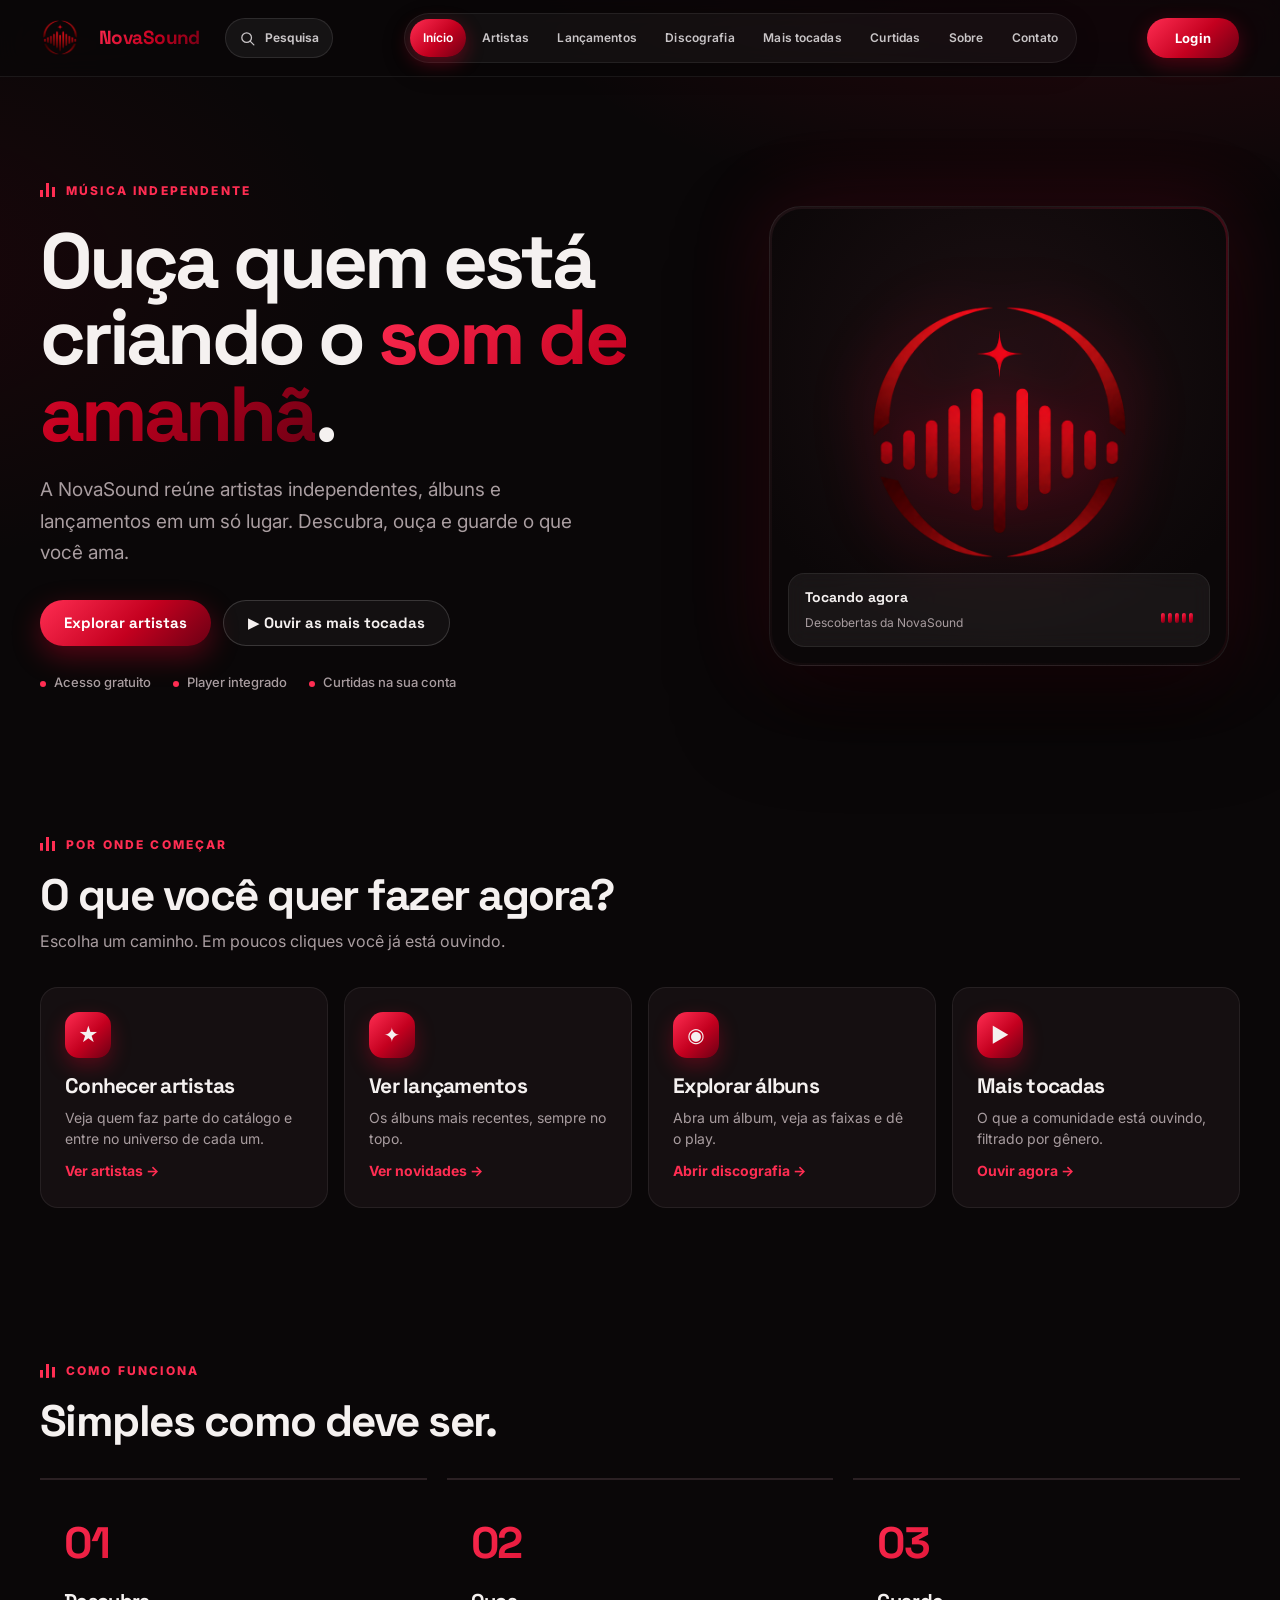
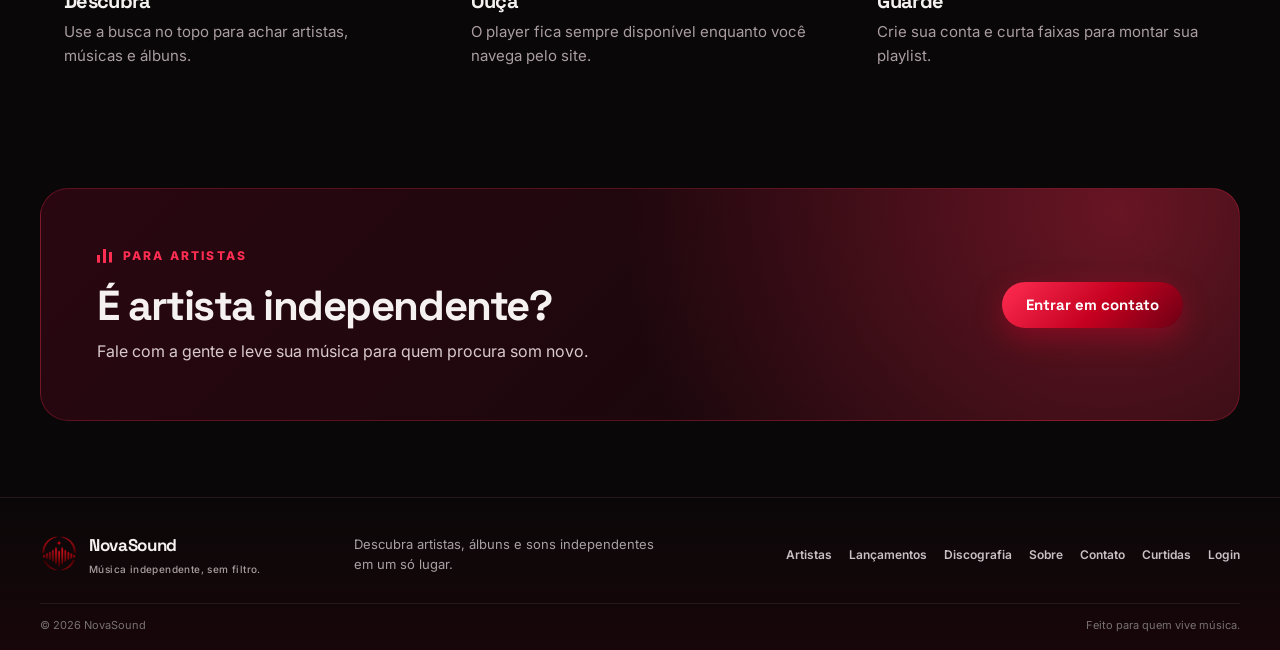
<file: index.html>
<!DOCTYPE html>
<html lang="pt-br">
<head>
    <meta charset="UTF-8">
    <meta name="viewport" content="width=device-width, initial-scale=1.0">
    <meta name="description" content="Descubra artistas independentes e ouça seus álbuns na NovaSound.">
    <title>NovaSound — música independente</title>
    <link rel="stylesheet" href="style.css"><link rel="preconnect" href="https://fonts.googleapis.com"><link rel="preconnect" href="https://fonts.gstatic.com" crossorigin><link href="https://fonts.googleapis.com/css2?family=Inter:wght@400;500;600;700&family=Space+Grotesk:wght@500;600;700&display=swap" rel="stylesheet"><link rel="stylesheet" href="redesign.css">
    <link rel="icon" href="LOGO.png">
</head>

<body>
<header>
    <a href="index.html" class="logo">
        <img src="LOGO.png" alt="Logo NovaSound">
        <span></span>
    </a>
  <div class="header-search">
    <button class="header-search-toggle" id="siteSearchToggle" type="button" aria-controls="siteSearchPanel" aria-expanded="false">
        <svg viewBox="0 0 24 24" aria-hidden="true"><circle cx="10.8" cy="10.8" r="6.8"></circle><path d="m16 16 5 5"></path></svg>
        <span>Pesquisa</span>
    </button>
    <div class="header-search-panel" id="siteSearchPanel" hidden>
        <label class="visually-hidden" for="siteSearchInput">Pesquisar artistas, músicas e álbuns</label>
        <input id="siteSearchInput" type="search" placeholder="Artista, música ou álbum" autocomplete="off" aria-controls="siteSearchResults">
        <p class="search-results-label" id="siteSearchStatus" aria-live="polite">Digite para pesquisar no catálogo.</p>
        <div class="site-search-results" id="siteSearchResults"></div>
    </div>
</div>
    <nav>
        <a href="index.html" aria-current="page">Início</a>
        <a href="artistas.html">Artistas</a>
        <a href="novidades.html">Lançamentos</a>
        
        <a href="discografia.html">Discografia</a>
        <a href="mais-tocadas.html">Mais tocadas</a>
        
        <a href="curtidas.php">Curtidas</a>
        
  
        <a href="sobre.html">Sobre</a>
        <a href="contato.html">Contato</a>
    </nav>
    <a class="header-login-button" href="conta.php">Login</a>
</header>
            

    <main>
<div class="ns-wrap">
<section class="ns-hero" aria-labelledby="nsTitle">
  <div>
    <span class="ns-eq-kicker">MÚSICA INDEPENDENTE</span>
    <h1 id="nsTitle">Ouça quem está criando o <em>som de amanhã</em>.</h1>
    <p class="ns-lead">A NovaSound reúne artistas independentes, álbuns e lançamentos em um só lugar. Descubra, ouça e guarde o que você ama.</p>
    <div class="ns-cta">
      <a href="artistas.html" class="btn-primary">Explorar artistas</a>
      <a href="mais-tocadas.html" class="btn-secondary">▶ Ouvir as mais tocadas</a>
    </div>
    <div class="ns-proof"><span>Acesso gratuito</span><span>Player integrado</span><span>Curtidas na sua conta</span></div>
  </div>
  <div class="ns-stage" aria-hidden="true">
    <img src="LOGO.png" alt="">
    <div class="ns-now"><div><b>Tocando agora</b><small>Descobertas da NovaSound</small></div><div class="ns-bars"><i></i><i></i><i></i><i></i><i></i></div></div>
  </div>
</section>

<section class="ns-section" aria-labelledby="nsPaths">
  <div class="ns-head"><span class="ns-eq-kicker">POR ONDE COMEÇAR</span><h2 id="nsPaths">O que você quer fazer agora?</h2><p>Escolha um caminho. Em poucos cliques você já está ouvindo.</p></div>
  <div class="ns-paths">
    <a class="ns-path" href="artistas.html"><span class="ns-ico">★</span><h3>Conhecer artistas</h3><p>Veja quem faz parte do catálogo e entre no universo de cada um.</p><span class="ns-go">Ver artistas →</span></a>
    <a class="ns-path" href="novidades.html"><span class="ns-ico">✦</span><h3>Ver lançamentos</h3><p>Os álbuns mais recentes, sempre no topo.</p><span class="ns-go">Ver novidades →</span></a>
    <a class="ns-path" href="discografia.html"><span class="ns-ico">◉</span><h3>Explorar álbuns</h3><p>Abra um álbum, veja as faixas e dê o play.</p><span class="ns-go">Abrir discografia →</span></a>
    <a class="ns-path" href="mais-tocadas.html"><span class="ns-ico">▶</span><h3>Mais tocadas</h3><p>O que a comunidade está ouvindo, filtrado por gênero.</p><span class="ns-go">Ouvir agora →</span></a>
  </div>
</section>

<section class="ns-section" aria-labelledby="nsSteps">
  <div class="ns-head"><span class="ns-eq-kicker">COMO FUNCIONA</span><h2 id="nsSteps">Simples como deve ser.</h2></div>
  <div class="ns-steps">
    <div class="ns-step"><h3>Descubra</h3><p>Use a busca no topo para achar artistas, músicas e álbuns.</p></div>
    <div class="ns-step"><h3>Ouça</h3><p>O player fica sempre disponível enquanto você navega pelo site.</p></div>
    <div class="ns-step"><h3>Guarde</h3><p>Crie sua conta e curta faixas para montar sua playlist.</p></div>
  </div>
</section>

<section class="ns-band" aria-labelledby="nsArtist">
  <div><span class="ns-eq-kicker">PARA ARTISTAS</span><h2 id="nsArtist">É artista independente?</h2><p>Fale com a gente e leve sua música para quem procura som novo.</p></div>
  <a href="contato.html" class="btn-primary">Entrar em contato</a>
</section>
</div>
</main>

    <footer class="site-footer">
        <div class="site-footer-inner">
            <div class="site-footer-main">
                <a class="footer-brand" href="index.html">
                    <img src="LOGO.png" alt="">
                    <span>NovaSound<small>Música independente, sem filtro.</small></span>
                </a>
                <p class="footer-description">Descubra artistas, álbuns e sons independentes em um só lugar.</p>
                <nav class="footer-links" aria-label="Links do rodapé">
                    <a href="artistas.html">Artistas</a>
                    <a href="novidades.html">Lançamentos</a>
                    <a href="discografia.html">Discografia</a>
                    <a href="sobre.html">Sobre</a>
                    <a href="contato.html">Contato</a>
                    <a href="curtidas.php">Curtidas</a>
                    <a href="conta.php">Login</a>
                </nav>
            </div>
            <div class="site-footer-bottom">
                <span>&copy; 2026 NovaSound</span>
                <span>Feito para quem vive música.</span>
            </div>
        </div>
    </footer>
<script src="dados.js"></script>
<script type="module" src="pesquisa.js"></script>
<script src="auth-header.js"></script>
<script src="router.js"></script>
</body>







</html>
</file>
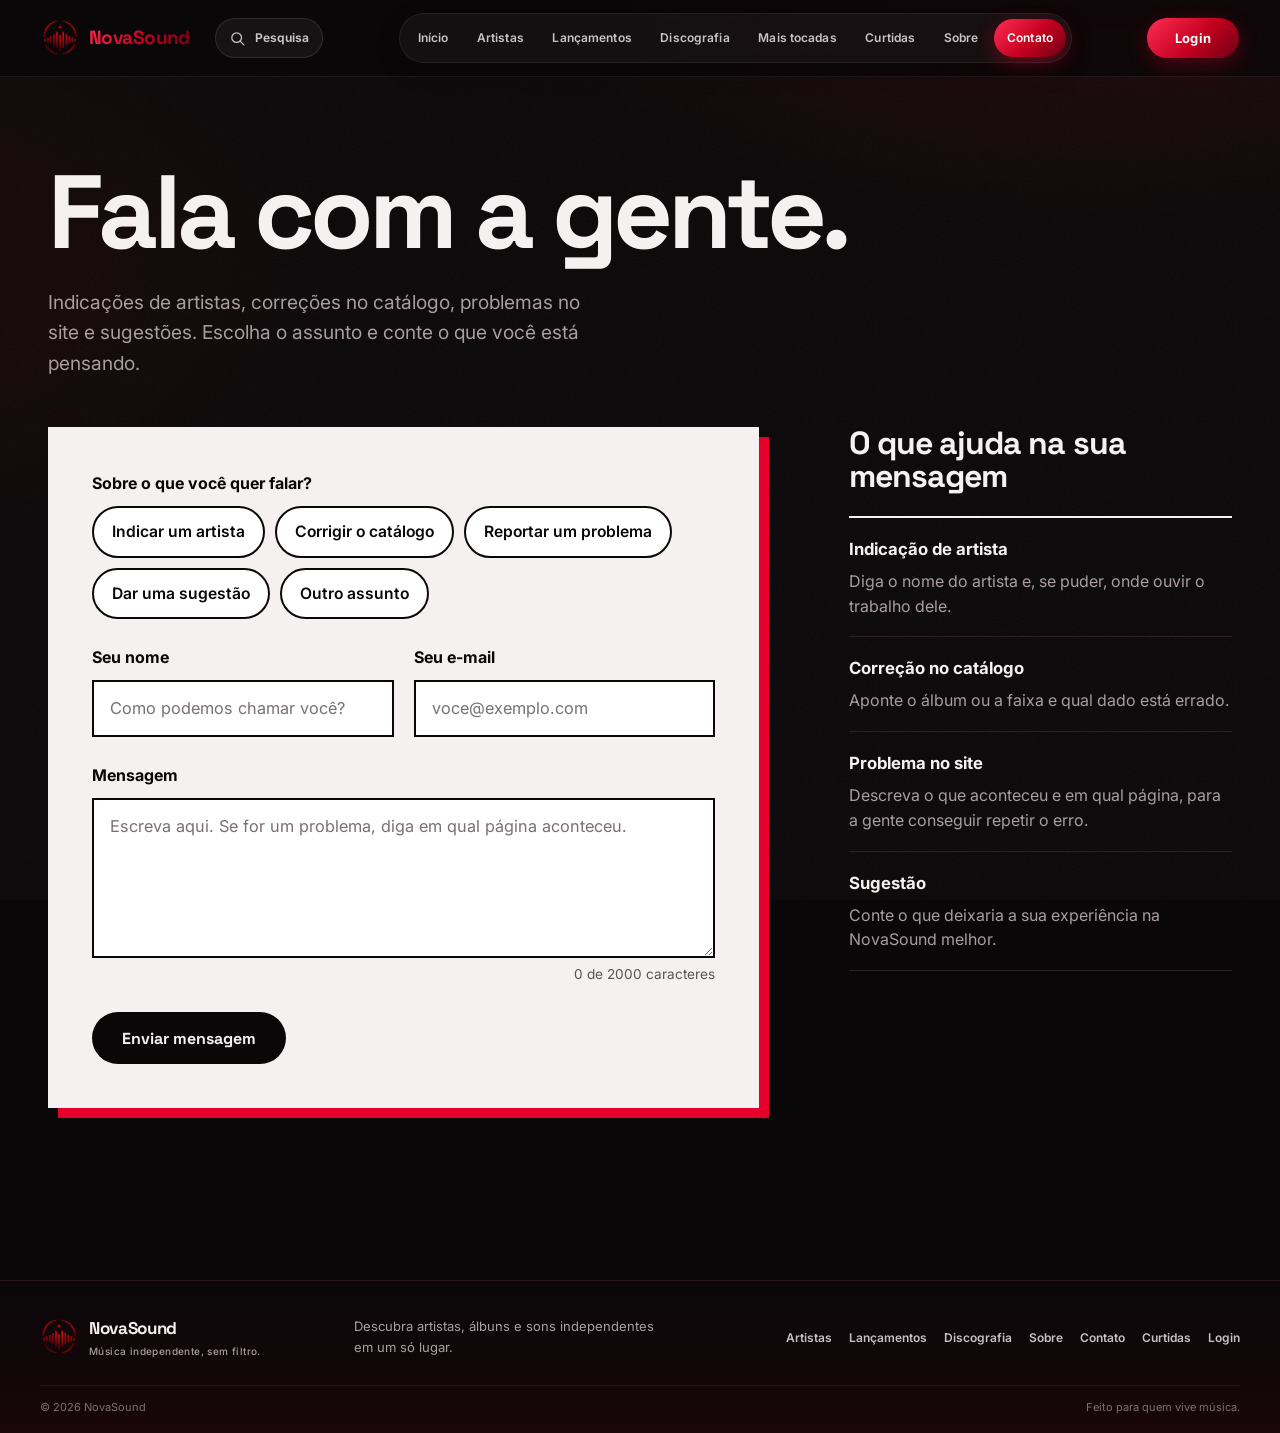
<file: contato.html>
<!DOCTYPE html>
<html lang="pt-br">
<head>
    <meta charset="UTF-8">
    <meta name="viewport" content="width=device-width, initial-scale=1.0">
    <meta name="description" content="Entre em contato com a NovaSound para falar sobre artistas, álbuns e sugestões para o projeto.">
    <title>Contato — NovaSound</title>
    <link rel="stylesheet" href="style.css"><link rel="preconnect" href="https://fonts.googleapis.com"><link rel="preconnect" href="https://fonts.gstatic.com" crossorigin><link href="https://fonts.googleapis.com/css2?family=Inter:wght@400;500;600;700&family=Space+Grotesk:wght@500;600;700&display=swap" rel="stylesheet"><link rel="stylesheet" href="redesign.css">
</head>

<body>
<header>
    <a href="index.html" class="logo">
        <img src="LOGO.png" alt="NovaSound — início">
    </a>
    <div class="header-search">
    <button class="header-search-toggle" id="siteSearchToggle" type="button" aria-controls="siteSearchPanel" aria-expanded="false">
        <svg viewBox="0 0 24 24" aria-hidden="true"><circle cx="10.8" cy="10.8" r="6.8"></circle><path d="m16 16 5 5"></path></svg>
        <span>Pesquisa</span>
    </button>
    <div class="header-search-panel" id="siteSearchPanel" hidden>
        <label class="visually-hidden" for="siteSearchInput">Pesquisar artistas, músicas e álbuns</label>
        <input id="siteSearchInput" type="search" placeholder="Artista, música ou álbum" autocomplete="off" aria-controls="siteSearchResults">
        <p class="search-results-label" id="siteSearchStatus" aria-live="polite">Digite para pesquisar no catálogo.</p>
        <div class="site-search-results" id="siteSearchResults"></div>
    </div>
</div>
    <nav aria-label="Navegação principal">
        <a href="index.html">Início</a>
        <a href="artistas.html">Artistas</a>
        <a href="novidades.html">Lançamentos</a>
        
        <a href="discografia.html">Discografia</a>
        <a href="mais-tocadas.html">Mais tocadas</a>
        
        <a href="curtidas.php">Curtidas</a>
        
    
        <a href="sobre.html">Sobre</a>
        <a href="contato.html" aria-current="page">Contato</a>
    </nav>
    <a class="header-login-button" href="conta.php">Login</a>
</header>

<main class="ct-page">
    <section class="ct-head">
        <h1>Fala com a gente.</h1>
        <p>Indicações de artistas, correções no catálogo, problemas no site e sugestões. Escolha o assunto e conte o que você está pensando.</p>
    </section>

    <section class="ct-layout">
        <div class="ct-panel">
            <form class="ct-form" id="contactForm" novalidate>
                <fieldset>
                    <legend>Sobre o que você quer falar?</legend>
                    <div class="ct-chips">
                        <label class="ct-chip"><input type="radio" name="assunto" value="artista"><span>Indicar um artista</span></label>
                        <label class="ct-chip"><input type="radio" name="assunto" value="catalogo"><span>Corrigir o catálogo</span></label>
                        <label class="ct-chip"><input type="radio" name="assunto" value="bug"><span>Reportar um problema</span></label>
                        <label class="ct-chip"><input type="radio" name="assunto" value="sugestao"><span>Dar uma sugestão</span></label>
                        <label class="ct-chip"><input type="radio" name="assunto" value="outro"><span>Outro assunto</span></label>
                    </div>
                    <p class="ct-error" id="erro-assunto" hidden></p>
                </fieldset>

                <div class="ct-row">
                    <div class="ct-field" data-campo="nome">
                        <label for="contactName">Seu nome</label>
                        <input id="contactName" name="nome" type="text" maxlength="100" placeholder="Como podemos chamar você?" autocomplete="name" aria-describedby="erro-nome">
                        <p class="ct-error" id="erro-nome" hidden></p>
                    </div>
                    <div class="ct-field" data-campo="email">
                        <label for="contactEmail">Seu e-mail</label>
                        <input id="contactEmail" name="email" type="email" maxlength="190" placeholder="voce@exemplo.com" autocomplete="email" aria-describedby="erro-email">
                        <p class="ct-error" id="erro-email" hidden></p>
                    </div>
                </div>

                <div class="ct-field" data-campo="mensagem">
                    <label for="contactMessage">Mensagem</label>
                    <textarea id="contactMessage" name="mensagem" maxlength="2000" placeholder="Escreva aqui. Se for um problema, diga em qual página aconteceu." aria-describedby="erro-mensagem contactCount"></textarea>
                    <span class="ct-count" id="contactCount">0 de 2000 caracteres</span>
                    <p class="ct-error" id="erro-mensagem" hidden></p>
                </div>

                <div class="ct-hp" aria-hidden="true">
                    <label>Não preencha este campo <input type="text" name="site" tabindex="-1" autocomplete="off"></label>
                </div>

                <div class="ct-actions">
                    <button class="ct-submit" type="submit">Enviar mensagem</button>
                    <p class="ct-status" id="contactStatus" role="status" aria-live="polite"></p>
                </div>
            </form>

            <div class="ct-success" id="contactSuccess" hidden tabindex="-1">
                <h2>Mensagem enviada.</h2>
                <p>Obrigado por escrever para a NovaSound. Sua mensagem foi registrada.</p>
                <button class="ct-submit" type="button" id="contactAnother">Enviar outra mensagem</button>
            </div>
        </div>

        <aside class="ct-side" aria-labelledby="ctSideTitle">
            <h2 id="ctSideTitle">O que ajuda na sua mensagem</h2>
            <dl>
                <dt>Indicação de artista</dt>
                <dd>Diga o nome do artista e, se puder, onde ouvir o trabalho dele.</dd>
                <dt>Correção no catálogo</dt>
                <dd>Aponte o álbum ou a faixa e qual dado está errado.</dd>
                <dt>Problema no site</dt>
                <dd>Descreva o que aconteceu e em qual página, para a gente conseguir repetir o erro.</dd>
                <dt>Sugestão</dt>
                <dd>Conte o que deixaria a sua experiência na NovaSound melhor.</dd>
            </dl>
        </aside>
    </section>
</main>
<footer class="site-footer">
    <div class="site-footer-inner">
        <div class="site-footer-main">
            <a class="footer-brand" href="index.html">
                <img src="LOGO.png" alt="">
                <span>NovaSound<small>Música independente, sem filtro.</small></span>
            </a>
            <p class="footer-description">Descubra artistas, álbuns e sons independentes em um só lugar.</p>
            <nav class="footer-links" aria-label="Links do rodapé">
                <a href="artistas.html">Artistas</a><a href="novidades.html">Lançamentos</a>
                <a href="discografia.html">Discografia</a><a href="sobre.html">Sobre</a>
                <a href="contato.html">Contato</a><a href="curtidas.php">Curtidas</a><a href="conta.php">Login</a>
            </nav>
        </div>
        <div class="site-footer-bottom">
            <span>&copy; 2026 NovaSound</span><span>Feito para quem vive música.</span>
        </div>
    </div>
</footer>
<script src="dados.js"></script>
    <script type="module" src="contato.js"></script>
<script type="module" src="pesquisa.js"></script>
<script src="auth-header.js"></script>
<script src="router.js"></script>
</body>
</html>
</file>
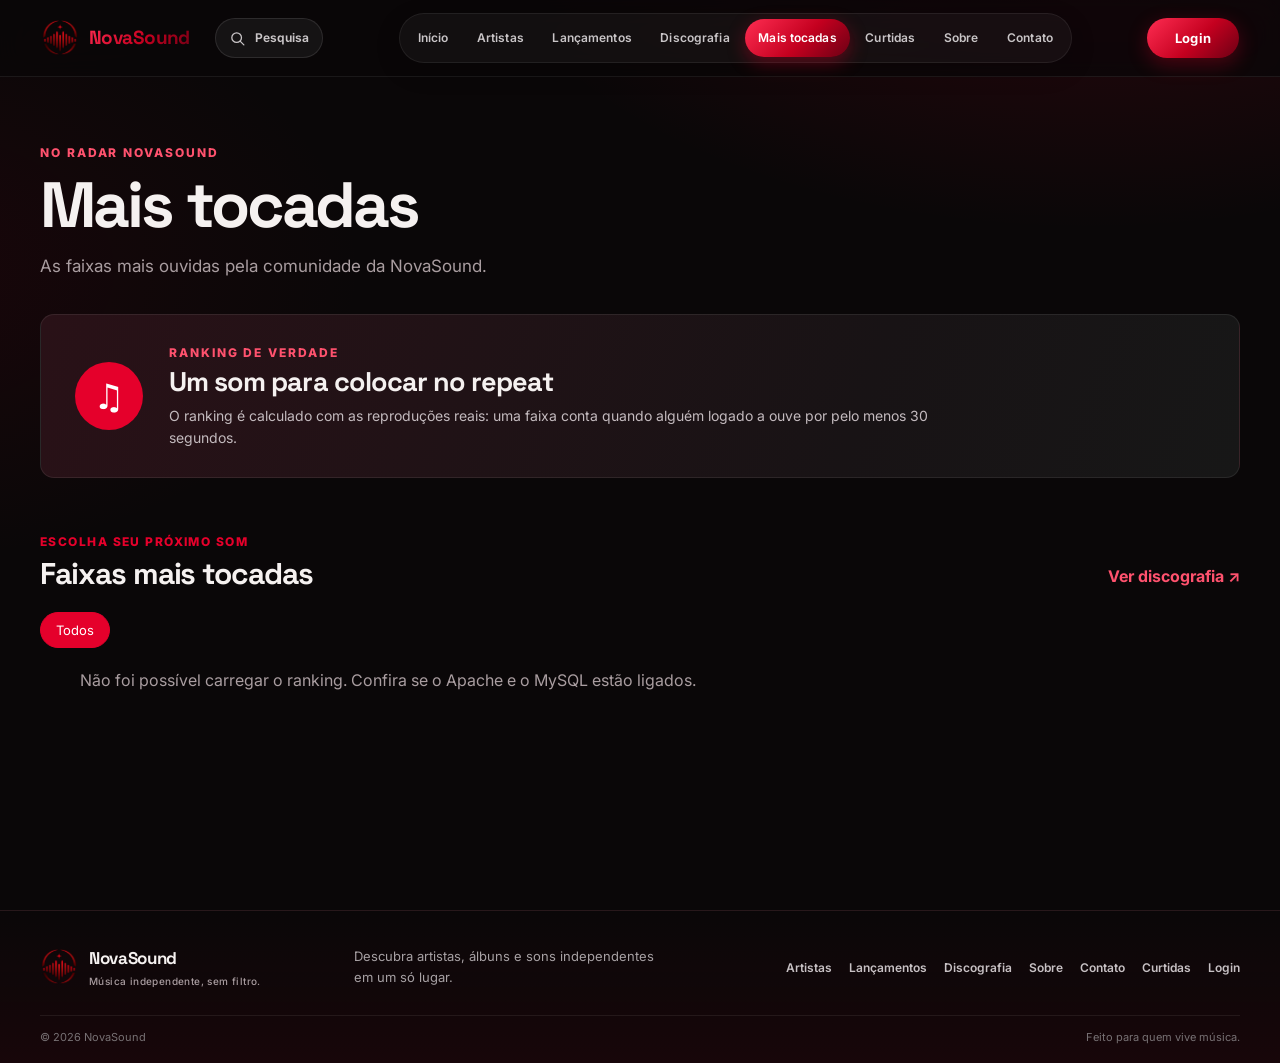
<file: mais-tocadas.html>
<!DOCTYPE html>
<html lang="pt-br">
<head>
    <meta charset="UTF-8">
    <meta name="viewport" content="width=device-width, initial-scale=1.0">
    <meta name="description" content="Explore faixas em destaque no catálogo da NovaSound.">
    <title>Mais tocadas — NovaSound</title>
    <link rel="stylesheet" href="style.css"><link rel="preconnect" href="https://fonts.googleapis.com"><link rel="preconnect" href="https://fonts.gstatic.com" crossorigin><link href="https://fonts.googleapis.com/css2?family=Inter:wght@400;500;600;700&family=Space+Grotesk:wght@500;600;700&display=swap" rel="stylesheet"><link rel="stylesheet" href="redesign.css">
</head>

<body>
<header>
    <a href="index.html" class="logo">
        <img src="LOGO.png" alt="NovaSound — início">
    </a>
    <div class="header-search">
    <button class="header-search-toggle" id="siteSearchToggle" type="button" aria-controls="siteSearchPanel" aria-expanded="false">
        <svg viewBox="0 0 24 24" aria-hidden="true"><circle cx="10.8" cy="10.8" r="6.8"></circle><path d="m16 16 5 5"></path></svg>
        <span>Pesquisa</span>
    </button>
    <div class="header-search-panel" id="siteSearchPanel" hidden>
        <label class="visually-hidden" for="siteSearchInput">Pesquisar artistas, músicas e álbuns</label>
        <input id="siteSearchInput" type="search" placeholder="Artista, música ou álbum" autocomplete="off" aria-controls="siteSearchResults">
        <p class="search-results-label" id="siteSearchStatus" aria-live="polite">Digite para pesquisar no catálogo.</p>
        <div class="site-search-results" id="siteSearchResults"></div>
    </div>
</div>
    <nav aria-label="Navegação principal">
        <a href="index.html">Início</a>
        <a href="artistas.html">Artistas</a>
        <a href="novidades.html">Lançamentos</a>
        
        <a href="discografia.html">Discografia</a>
        <a href="mais-tocadas.html" aria-current="page">Mais tocadas</a>
        
        <a href="curtidas.php">Curtidas</a>
        
    
        <a href="sobre.html">Sobre</a>
        <a href="contato.html">Contato</a>
    </nav>
    <a class="header-login-button" href="conta.php">Login</a>
</header>

<main class="most-played-page">
    <section class="most-played-heading">
        <p class="releases-kicker">NO RADAR NOVASOUND</p>
        <h1>Mais tocadas</h1>
        <p>As faixas mais ouvidas pela comunidade da NovaSound.</p>
    </section>

    <section class="most-played-feature" aria-label="Sobre este ranking">
        <div class="most-played-feature-mark" aria-hidden="true">♫</div>
        <div>
            <p class="most-played-feature-label">RANKING DE VERDADE</p>
            <h2>Um som para colocar no repeat</h2>
            <p>O ranking é calculado com as reproduções reais: uma faixa conta quando alguém logado a ouve por pelo menos 30 segundos.</p>
        </div>
    </section>

    <section class="most-played-list-section" aria-labelledby="mostPlayedTitle">
        <div class="most-played-list-heading">
            <div>
                <p class="releases-kicker">ESCOLHA SEU PRÓXIMO SOM</p>
                <h2 id="mostPlayedTitle">Faixas mais tocadas</h2>
            </div>
            <a class="most-played-all-link" href="discografia.html">Ver discografia <span aria-hidden="true">↗</span></a>
        </div>

        <div id="trackFilters" class="most-played-filters" aria-label="Filtrar faixas por gênero"></div>
        <ol id="mostPlayedList" class="most-played-list"></ol>
        <p id="mostPlayedEmpty" class="empty-state is-hidden" role="status">Não há faixas cadastradas neste gênero ainda.</p>
    </section>
</main>

<script src="dados.js"></script>
<script type="module" src="mais-tocadas.js"></script>
<footer class="site-footer">
    <div class="site-footer-inner">
        <div class="site-footer-main">
            <a class="footer-brand" href="index.html">
                <img src="LOGO.png" alt="">
                <span>NovaSound<small>Música independente, sem filtro.</small></span>
            </a>
            <p class="footer-description">Descubra artistas, álbuns e sons independentes em um só lugar.</p>
            <nav class="footer-links" aria-label="Links do rodapé">
                <a href="artistas.html">Artistas</a><a href="novidades.html">Lançamentos</a>
                <a href="discografia.html">Discografia</a><a href="sobre.html">Sobre</a>
                <a href="contato.html">Contato</a><a href="curtidas.php">Curtidas</a><a href="conta.php">Login</a>
            </nav>
        </div>
        <div class="site-footer-bottom">
            <span>&copy; 2026 NovaSound</span><span>Feito para quem vive música.</span>
        </div>
    </div>
</footer>
<script type="module" src="pesquisa.js"></script>
<script src="auth-header.js"></script>
<script src="router.js"></script>
</body>
</html>
</file>
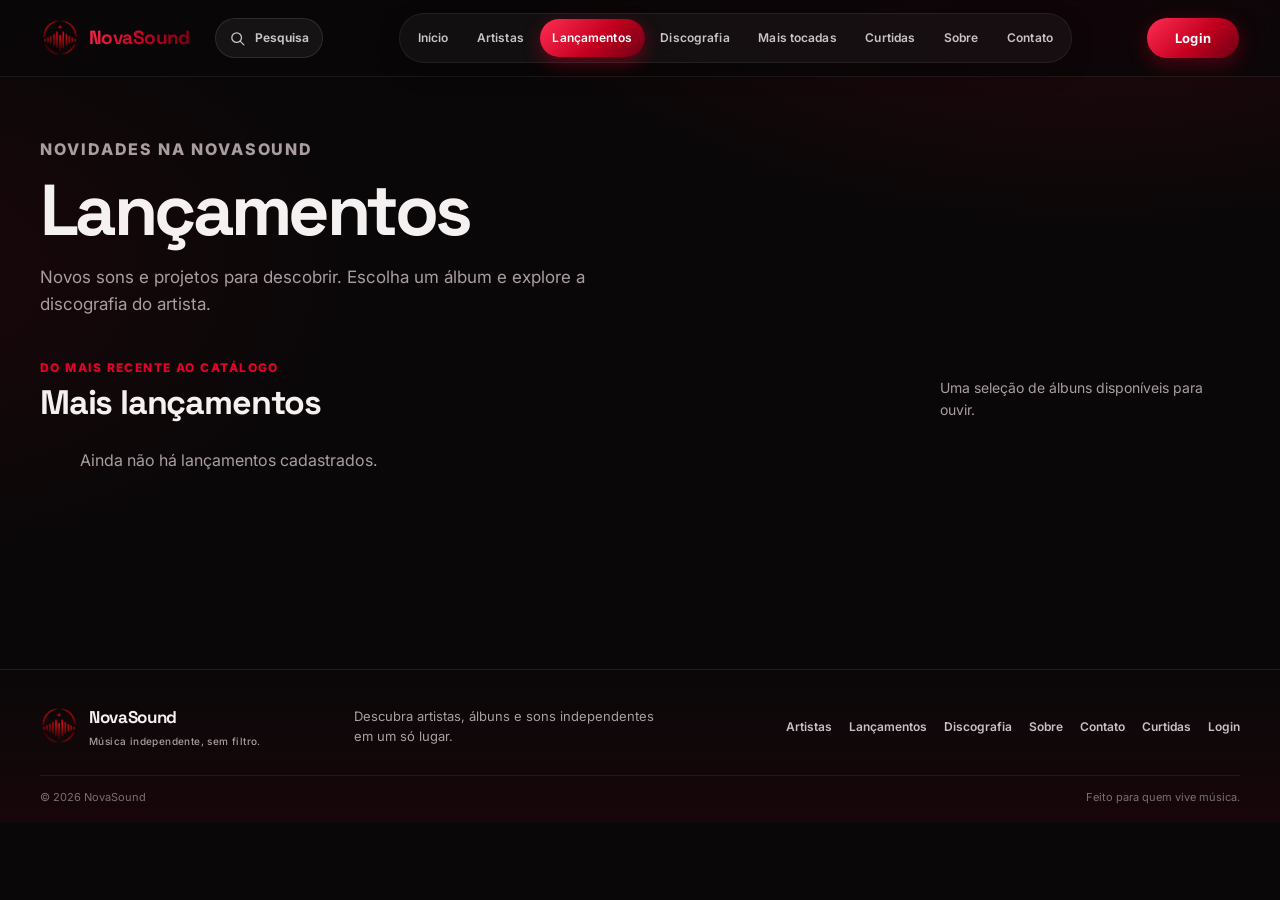
<file: novidades.html>
<!DOCTYPE html>
<html lang="pt-br">
<head>
    <meta charset="UTF-8">
    <meta name="viewport" content="width=device-width, initial-scale=1.0">
    <meta name="description" content="Confira os lançamentos disponíveis na NovaSound e descubra novos sons independentes.">
    <title>Lançamentos — NovaSound</title>
    <link rel="stylesheet" href="style.css"><link rel="preconnect" href="https://fonts.googleapis.com"><link rel="preconnect" href="https://fonts.gstatic.com" crossorigin><link href="https://fonts.googleapis.com/css2?family=Inter:wght@400;500;600;700&family=Space+Grotesk:wght@500;600;700&display=swap" rel="stylesheet"><link rel="stylesheet" href="redesign.css">
</head>

<body>
<header>
    <a href="index.html" class="logo">
        <img src="LOGO.png" alt="NovaSound — início">
    </a>
    <div class="header-search">
    <button class="header-search-toggle" id="siteSearchToggle" type="button" aria-controls="siteSearchPanel" aria-expanded="false">
        <svg viewBox="0 0 24 24" aria-hidden="true"><circle cx="10.8" cy="10.8" r="6.8"></circle><path d="m16 16 5 5"></path></svg>
        <span>Pesquisa</span>
    </button>
    <div class="header-search-panel" id="siteSearchPanel" hidden>
        <label class="visually-hidden" for="siteSearchInput">Pesquisar artistas, músicas e álbuns</label>
        <input id="siteSearchInput" type="search" placeholder="Artista, música ou álbum" autocomplete="off" aria-controls="siteSearchResults">
        <p class="search-results-label" id="siteSearchStatus" aria-live="polite">Digite para pesquisar no catálogo.</p>
        <div class="site-search-results" id="siteSearchResults"></div>
    </div>
</div>
    <nav aria-label="Navegação principal">
        <a href="index.html">Início</a>
        <a href="artistas.html">Artistas</a>
        <a href="novidades.html" aria-current="page">Lançamentos</a>
        
        <a href="discografia.html">Discografia</a>
        <a href="mais-tocadas.html">Mais tocadas</a>
        
        <a href="curtidas.php">Curtidas</a>
        
    
        <a href="sobre.html">Sobre</a>
        <a href="contato.html">Contato</a>
    </nav>
    <a class="header-login-button" href="conta.php">Login</a>
</header>

<main class="releases-page">
    <section class="page-header releases-heading">
        <p class="releases-kicker">NOVIDADES NA NOVASOUND</p>
        <h1>Lançamentos</h1>
        <p>Novos sons e projetos para descobrir. Escolha um álbum e explore a discografia do artista.</p>
    </section>

    <section id="featuredRelease" class="release-feature" aria-label="Lançamento em destaque"></section>

    <section class="release-list-section" aria-labelledby="releaseListTitle">
        <div class="release-section-heading">
            <div>
                <p class="releases-kicker">DO MAIS RECENTE AO CATÁLOGO</p>
                <h2 id="releaseListTitle">Mais lançamentos</h2>
            </div>
            <p>Uma seleção de álbuns disponíveis para ouvir.</p>
        </div>
        <div id="releaseGrid" class="release-grid"></div>
        <p id="releaseEmptyState" class="empty-state is-hidden" role="status">Ainda não há lançamentos cadastrados.</p>
    </section>
</main>

<script src="dados.js"></script>
<script type="module" src="novidades.js"></script>
<footer class="site-footer">
    <div class="site-footer-inner">
        <div class="site-footer-main">
            <a class="footer-brand" href="index.html">
                <img src="LOGO.png" alt="">
                <span>NovaSound<small>Música independente, sem filtro.</small></span>
            </a>
            <p class="footer-description">Descubra artistas, álbuns e sons independentes em um só lugar.</p>
            <nav class="footer-links" aria-label="Links do rodapé">
                <a href="artistas.html">Artistas</a><a href="novidades.html">Lançamentos</a>
                <a href="discografia.html">Discografia</a><a href="sobre.html">Sobre</a>
                <a href="contato.html">Contato</a><a href="curtidas.php">Curtidas</a><a href="conta.php">Login</a>
            </nav>
        </div>
        <div class="site-footer-bottom">
            <span>&copy; 2026 NovaSound</span><span>Feito para quem vive música.</span>
        </div>
    </div>
</footer>
<script type="module" src="pesquisa.js"></script>
<script src="auth-header.js"></script>
<script src="router.js"></script>
</body>
</html>
</file>
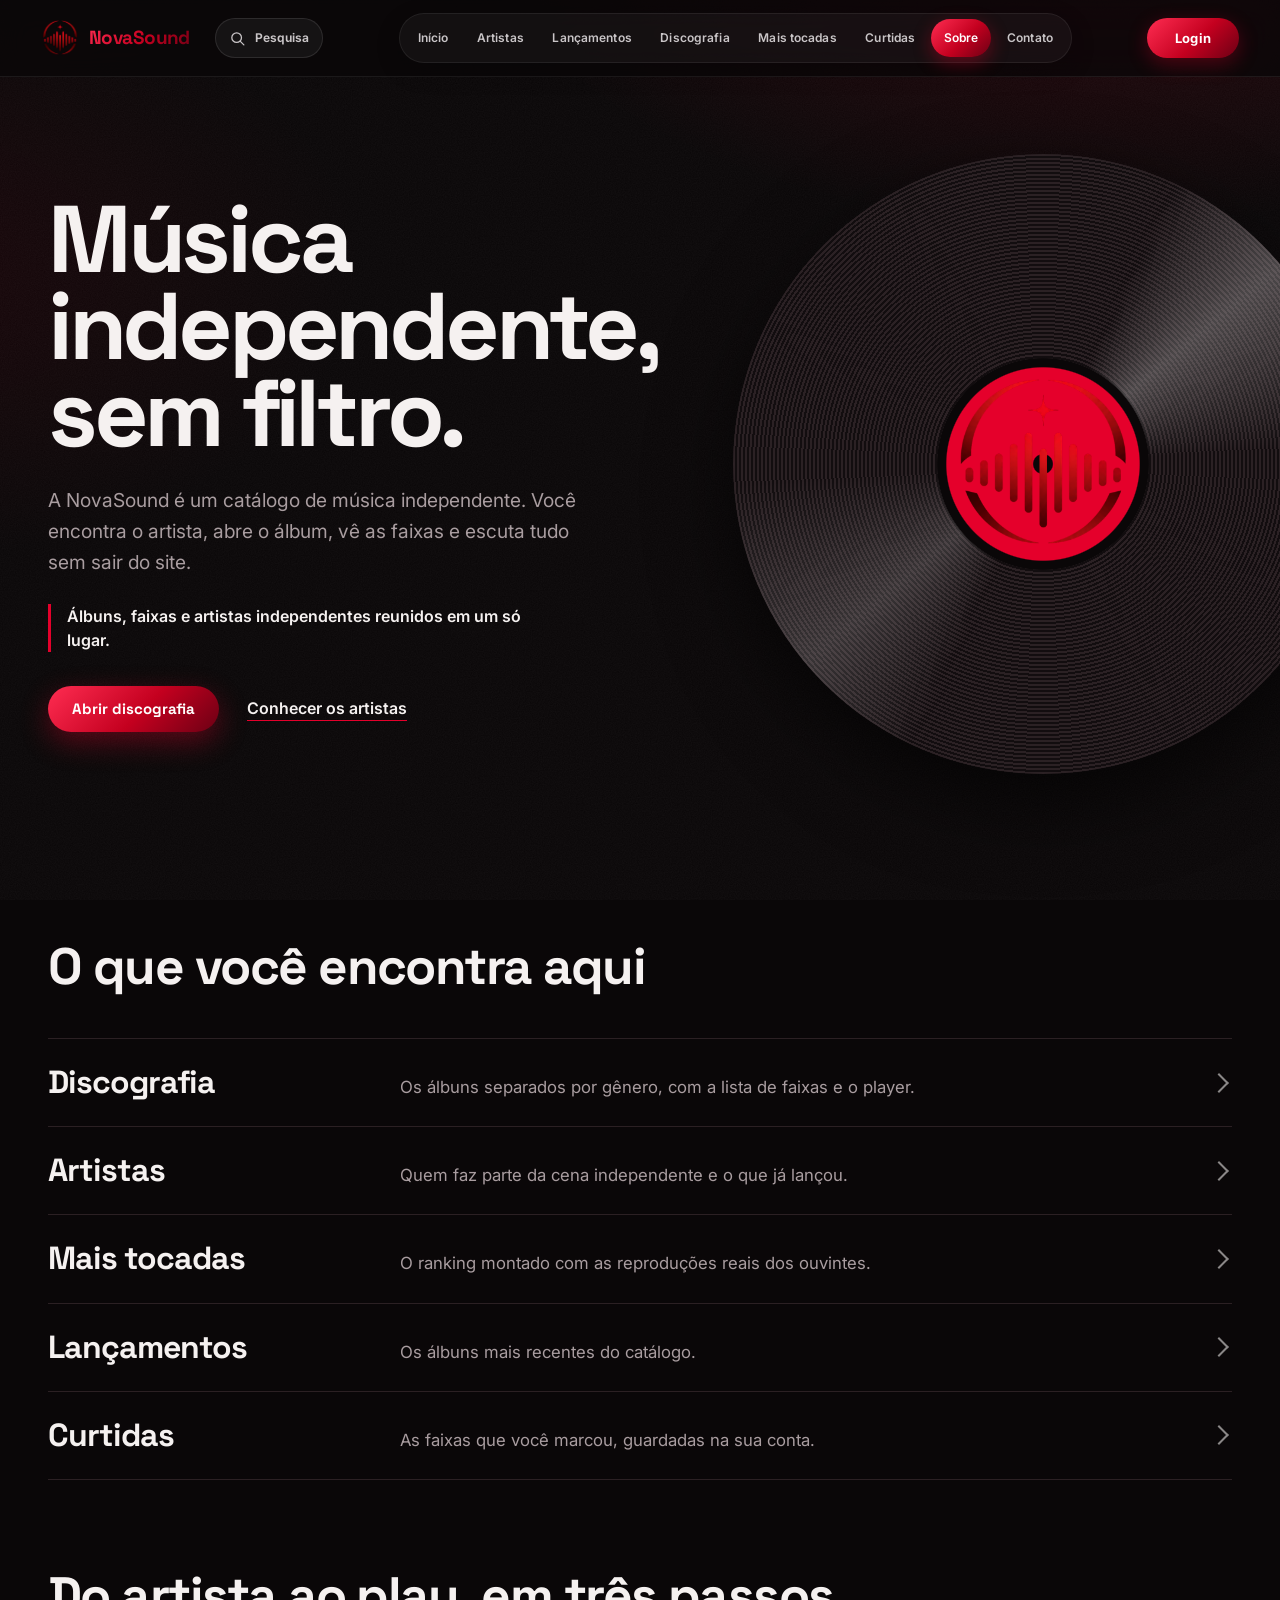
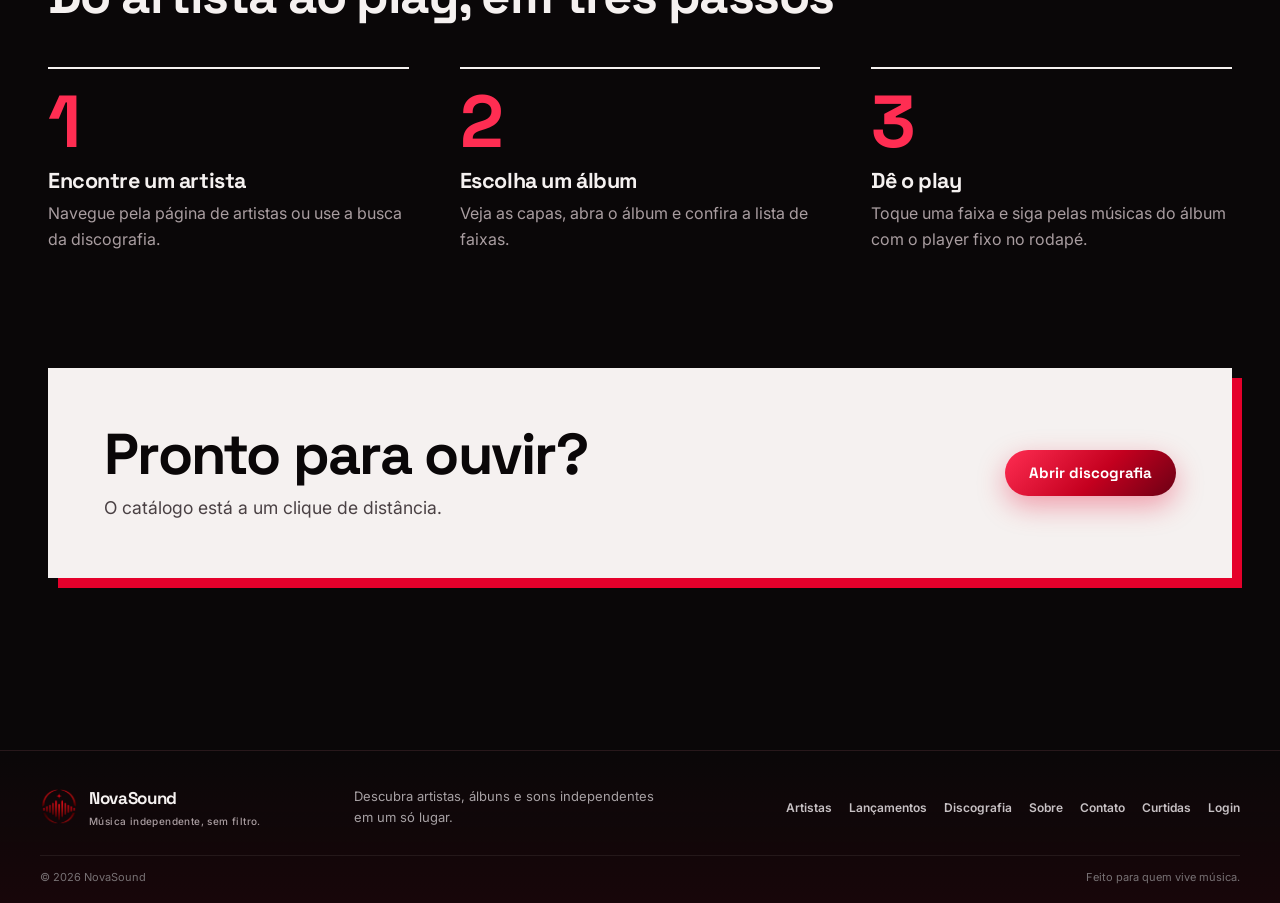
<file: sobre.html>
<!DOCTYPE html>
<html lang="pt-br">
<head>
    <meta charset="UTF-8">
    <meta name="viewport" content="width=device-width, initial-scale=1.0">
    <meta name="description" content="Conheça a NovaSound, um projeto para descobrir artistas independentes e explorar seus álbuns.">
    <title>Sobre — NovaSound</title>
    <link rel="stylesheet" href="style.css"><link rel="preconnect" href="https://fonts.googleapis.com"><link rel="preconnect" href="https://fonts.gstatic.com" crossorigin><link href="https://fonts.googleapis.com/css2?family=Inter:wght@400;500;600;700&family=Space+Grotesk:wght@500;600;700&display=swap" rel="stylesheet"><link rel="stylesheet" href="redesign.css">
</head>

<body>
<header>
    <a href="index.html" class="logo">
        <img src="LOGO.png" alt="NovaSound — início">
    </a>
    <div class="header-search">
    <button class="header-search-toggle" id="siteSearchToggle" type="button" aria-controls="siteSearchPanel" aria-expanded="false">
        <svg viewBox="0 0 24 24" aria-hidden="true"><circle cx="10.8" cy="10.8" r="6.8"></circle><path d="m16 16 5 5"></path></svg>
        <span>Pesquisa</span>
    </button>
    <div class="header-search-panel" id="siteSearchPanel" hidden>
        <label class="visually-hidden" for="siteSearchInput">Pesquisar artistas, músicas e álbuns</label>
        <input id="siteSearchInput" type="search" placeholder="Artista, música ou álbum" autocomplete="off" aria-controls="siteSearchResults">
        <p class="search-results-label" id="siteSearchStatus" aria-live="polite">Digite para pesquisar no catálogo.</p>
        <div class="site-search-results" id="siteSearchResults"></div>
    </div>
</div>
    <nav aria-label="Navegação principal">
        <a href="index.html">Início</a>
        <a href="artistas.html">Artistas</a>
        <a href="novidades.html">Lançamentos</a>
        
        <a href="discografia.html">Discografia</a>
        <a href="mais-tocadas.html">Mais tocadas</a>
        
        <a href="curtidas.php">Curtidas</a>
        
    
        <a href="sobre.html" aria-current="page">Sobre</a>
        <a href="contato.html">Contato</a>
    </nav>
    <a class="header-login-button" href="conta.php">Login</a>
</header>

<main class="sb-page">
    <section class="sb-hero">
        <div class="sb-hero-copy">
            <h1>Música independente, sem filtro.</h1>
            <p class="sb-lead">A NovaSound é um catálogo de música independente. Você encontra o artista, abre o álbum, vê as faixas e escuta tudo sem sair do site.</p>
            <p class="sb-live" id="sbLive">Álbuns, faixas e artistas independentes reunidos em um só lugar.</p>
            <div class="sb-actions">
                <a class="btn-primary" href="discografia.html">Abrir discografia</a>
                <a class="sb-text-link" href="artistas.html">Conhecer os artistas</a>
            </div>
        </div>
        <div class="sb-hero-vinyl" aria-hidden="true">
            <span class="sb-disc"></span>
            <img src="LOGO.png" alt="">
        </div>
    </section>

    <section class="sb-section" aria-labelledby="sbRoutesTitle">
        <h2 id="sbRoutesTitle">O que você encontra aqui</h2>
        <ul class="sb-routes">
            <li><a href="discografia.html"><strong>Discografia</strong><span>Os álbuns separados por gênero, com a lista de faixas e o player.</span></a></li>
            <li><a href="artistas.html"><strong>Artistas</strong><span>Quem faz parte da cena independente e o que já lançou.</span></a></li>
            <li><a href="mais-tocadas.html"><strong>Mais tocadas</strong><span>O ranking montado com as reproduções reais dos ouvintes.</span></a></li>
            <li><a href="novidades.html"><strong>Lançamentos</strong><span>Os álbuns mais recentes do catálogo.</span></a></li>
            <li><a href="curtidas.php"><strong>Curtidas</strong><span>As faixas que você marcou, guardadas na sua conta.</span></a></li>
        </ul>
    </section>

    <section class="sb-section" aria-labelledby="sbStepsTitle">
        <h2 id="sbStepsTitle">Do artista ao play, em três passos</h2>
        <ol class="sb-steps">
            <li>
                <h3>Encontre um artista</h3>
                <p>Navegue pela página de artistas ou use a busca da discografia.</p>
            </li>
            <li>
                <h3>Escolha um álbum</h3>
                <p>Veja as capas, abra o álbum e confira a lista de faixas.</p>
            </li>
            <li>
                <h3>Dê o play</h3>
                <p>Toque uma faixa e siga pelas músicas do álbum com o player fixo no rodapé.</p>
            </li>
        </ol>
    </section>

    <section class="sb-end">
        <div>
            <h2>Pronto para ouvir?</h2>
            <p>O catálogo está a um clique de distância.</p>
        </div>
        <a class="btn-primary" href="discografia.html">Abrir discografia</a>
    </section>
</main>
<footer class="site-footer">
    <div class="site-footer-inner">
        <div class="site-footer-main">
            <a class="footer-brand" href="index.html">
                <img src="LOGO.png" alt="">
                <span>NovaSound<small>Música independente, sem filtro.</small></span>
            </a>
            <p class="footer-description">Descubra artistas, álbuns e sons independentes em um só lugar.</p>
            <nav class="footer-links" aria-label="Links do rodapé">
                <a href="artistas.html">Artistas</a><a href="novidades.html">Lançamentos</a>
                <a href="discografia.html">Discografia</a><a href="sobre.html">Sobre</a>
                <a href="contato.html">Contato</a><a href="curtidas.php">Curtidas</a><a href="conta.php">Login</a>
            </nav>
        </div>
        <div class="site-footer-bottom">
            <span>&copy; 2026 NovaSound</span><span>Feito para quem vive música.</span>
        </div>
    </div>
</footer>
<script src="dados.js"></script>
    <script type="module" src="sobre.js"></script>
<script type="module" src="pesquisa.js"></script>
<script src="auth-header.js"></script>
<script src="router.js"></script>
</body>
</html>
</file>
<file: style.css>
:root{
        --bg: #0D0D0D;
        --bg-elevated: #1A1A1A;
        --text: #F2F2F0;
        --text-muted: #9A9A9A;
        --accent: #E5002B;
        --accent-dark: #8C0019;
        --border: #2A2A2A;

        --font-heading: 'Space Grotesk', sans-serif;
        --font-body: 'Inter', sans-serif;

    }

    /* RESET */

    * {
        box-sizing: border-box;
        margin: 0;
        padding: 0;
    }

    body{
        font-family: var(--font-body);
        background: var(--bg);
        color: var(--text);
        line-height: 1.6;
    }

    h1, h2, h3{
        font-family: var(--font-heading);
        line-height: 1.1;
    }

    a {
        color: inherit;
        text-decoration: none;
    }

    /* ---------- HEADER ---------- */

    header {
        position: sticky;
        top: 0;
        z-index: 100;
        display: grid;
        grid-template-columns: minmax(48px, 1fr) auto minmax(100px, 1fr);
        align-items: center;
        padding: 20px 40px;
        background: var(--bg);
        border-bottom: 1px solid var(--border);
    }

    .logo {
        display: flex;
        align-items: center;
        justify-self: start;
        gap: 10px;
        font-family: var(--font-heading);
        font-size: 20px;
        font-weight: 700;
        letter-spacing: -0.02em;
    }

    .logo img{
        width: 40px;
        height: 40px;
        object-fit: contain;
    }

    .header-login-button {
        justify-self: end;
        display: inline-flex;
        min-width: 86px;
        min-height: 40px;
        align-items: center;
        justify-content: center;
        padding: 0 18px;
        border: 1px solid var(--accent);
        border-radius: 999px;
        background: var(--accent);
        color: #fff;
        font-size: 13px;
        font-weight: 700;
        transition: background .18s ease, transform .18s ease;
    }

    .header-login-button:hover { background: #c90027; }
    .header-login-button:active { transform: scale(.97); }

    /* Conta, curtidas e playlist pessoal */
    .account-page {
        width: min(1100px, calc(100% - 48px));
        min-height: 65vh;
        margin: 52px auto 90px;
    }

    .account-page > .page-header {
        margin-bottom: 30px;
    }

    .account-panels {
        display: grid;
        grid-template-columns: minmax(0, 540px);
        justify-content: center;
        gap: 22px;
    }

    .account-form,
    .account-logged-in {
        display: grid;
        gap: 14px;
        padding: clamp(22px, 4vw, 36px);
        border: 1px solid var(--border);
        border-radius: 20px;
        background: linear-gradient(135deg, #191718, #111);
    }

    .account-form h2,
    .account-logged-in h2 {
        margin-bottom: 6px;
        font-size: clamp(22px, 3vw, 30px);
    }

    .account-form label {
        margin-bottom: -10px;
        color: #ccc;
        font-size: 14px;
    }

    .account-form input {
        width: 100%;
        min-height: 46px;
        padding: 10px 13px;
        border: 1px solid #373237;
        border-radius: 10px;
        background: #0d0d0d;
        color: var(--text);
        font: inherit;
    }

    .account-form .btn-primary,
    .account-logged-in .btn-primary,
    .account-logged-in .btn-secondary {
        width: fit-content;
        min-height: 44px;
        margin-top: 4px;
        padding: 10px 18px;
        border: 0;
        border-radius: 9px;
        font: inherit;
        font-weight: 700;
        cursor: pointer;
    }

    .account-switch-button {
        width: fit-content;
        padding: 5px 0;
        border: 0;
        background: transparent;
        color: #ff7189;
        font: inherit;
        font-size: 14px;
        font-weight: 600;
        text-align: left;
        cursor: pointer;
    }

    .account-switch-button:hover { color: #fff; text-decoration: underline; }

    .account-logged-in .hero-actions {
        display: flex;
        flex-wrap: wrap;
        gap: 12px;
        margin-top: 12px;
    }

    .account-logged-in .btn-secondary {
        border: 1px solid var(--border);
        background: transparent;
        color: var(--text);
    }

    .account-status {
        min-height: 28px;
        margin: 8px 0 14px;
        color: #ff7189;
    }

    .account-status a,
    .empty-state a { color: #ff607b; text-decoration: underline; }

    .favorite-track-list {
        display: grid;
        gap: 8px;
        max-width: 900px;
        padding: 0;
        list-style: none;
    }

    .favorite-track {
        border: 1px solid var(--border);
        border-radius: 12px;
        background: #151415;
    }

    .favorite-track-play {
        display: flex;
        width: 100%;
        align-items: center;
        gap: 16px;
        padding: 15px 18px;
        border: 0;
        background: transparent;
        color: var(--text);
        text-align: left;
        cursor: pointer;
    }

    .favorite-track-play > span:first-child {
        color: var(--accent);
        font-size: 20px;
    }

    .favorite-track-play strong,
    .favorite-track-play small { display: block; }
    .favorite-track-play small { margin-top: 3px; color: var(--text-muted); }

    .track-item { display: flex; align-items: center; gap: 8px; }
    .track-item .track-select { flex: 1; min-width: 0; }

    .like-track-button {
        flex: 0 0 40px;
        width: 40px;
        height: 40px;
        border: 1px solid var(--border);
        border-radius: 50%;
        background: #171516;
        color: #c7c1c4;
        font-size: 22px;
        cursor: pointer;
    }

    .like-track-button:hover,
    .like-track-button.is-liked { border-color: var(--accent); color: #ff385d; }
    .like-track-button.is-liked { background: rgba(229, 0, 43, .12); }
    .like-track-button:disabled { opacity: .55; cursor: wait; }

    @media (max-width: 700px) {
        .account-page { width: min(100% - 32px, 560px); margin-top: 32px; }
        .account-panels { grid-template-columns: 1fr; }
    }

    header nav {
        display: flex;
        align-items: center;
        justify-self: center;
        gap: 4px;
        padding: 5px;
        border: 1px solid #292629;
        border-radius: 999px;
        background: #151415;
    }

    header nav a {
        position: relative;
        display: inline-flex;
        box-sizing: border-box;
        width: auto;
        height: 36px;
        min-height: 36px;
        align-items: center;
        justify-content: center;
        padding: 0 14px;
        border-radius: 999px;
        color: #c7c1c4;
        font-size: 13px;
        font-weight: 600;
        line-height: 1;
        white-space: nowrap;
        transition: color .18s ease, background-color .18s ease, transform .18s ease;
    }

    header nav a:hover {
        background: #252225;
        color: #fff;
    }

    header nav a:active {
        transform: scale(.97);
    }

    header nav a[aria-current="page"] {
        background: rgba(229, 0, 43, .16);
        color: #ff607b;
    }

    header nav a[aria-current="page"]::after {
        position: absolute;
        right: 14px;
        bottom: 5px;
        left: 14px;
        height: 2px;
        border-radius: 2px;
        background: var(--accent);
        content: "";
    }

    a:focus-visible,
    button:focus-visible,
    input:focus-visible {
        outline: 2px solid var(--accent);
        outline-offset: 3px;
    }

    /* ---------- HERO ---------- */


    .hero{
        padding: 48px 40px;
        min-height: 340px;
        max-width: 500px;
    }

    .inicio-hero{
        position: relative;
        display: grid;
        grid-template-columns: minmax(0, 1.12fr) minmax(300px, .88fr);
        align-items: center;
        gap: clamp(20px, 3vw, 42px);
        width: calc(100% - 80px);
        max-width: 1200px;
        min-height: 375px;
        margin: 28px auto 0;
        padding: clamp(28px, 4vw, 54px);
        overflow: hidden;
        border: 1px solid var(--border);
        border-radius: 18px;
        background:
            radial-gradient(circle at 82% 48%, rgba(229, 0, 43, 0.2), transparent 26%),
            linear-gradient(115deg, #191919, #101010 70%);
    }

    .home-hero-copy {
        position: relative;
        z-index: 1;
        max-width: 700px;
    }

    .home-welcome {
        display: grid;
        grid-template-columns: minmax(0, 1.08fr) minmax(260px, .92fr);
        align-items: center;
        gap: clamp(20px, 3vw, 42px);
        width: calc(100% - 80px);
        max-width: 1200px;
        min-height: 315px;
        margin: 28px auto 0;
        padding: clamp(28px, 3.5vw, 50px);
        overflow: hidden;
        border: 1px solid var(--border);
        border-radius: 18px;
        background:
            radial-gradient(circle at 78% 44%, rgba(229, 0, 43, .15), transparent 25%),
            linear-gradient(115deg, #171617, #101010 70%);
    }

    .home-welcome-copy {
        position: relative;
        z-index: 1;
        max-width: 680px;
    }

    .home-welcome-kicker {
        margin-bottom: 12px !important;
        color: #ff526e !important;
        font-size: 11px !important;
        font-weight: 800;
        letter-spacing: .16em;
    }

    .home-welcome-copy h1 {
        max-width: 590px;
        margin-bottom: 12px;
        font-size: clamp(33px, 4.2vw, 51px);
        letter-spacing: -.055em;
    }

    .home-welcome-copy > p:not(.home-welcome-kicker) {
        max-width: 560px;
        margin-bottom: 20px;
        color: var(--text-muted);
        font-size: clamp(14px, 1.35vw, 17px);
    }

    .home-welcome-art {
        position: relative;
        display: grid;
        min-height: 220px;
        place-items: center;
        overflow: hidden;
    }

    .home-sound-glow {
        position: absolute;
        width: 76%;
        height: 48%;
        border-radius: 50%;
        background: rgba(229, 0, 43, .2);
        filter: blur(48px);
    }

    .home-sound-visual {
        position: relative;
        z-index: 1;
        display: flex;
        align-items: center;
        justify-content: center;
        gap: clamp(12px, 2vw, 24px);
        width: min(100%, 365px);
        padding: 19px 15px;
        border-top: 1px solid rgba(255, 255, 255, .12);
        border-bottom: 1px solid rgba(255, 255, 255, .12);
        transform: rotate(-5deg);
    }

    .home-sound-play {
        display: block;
        flex: 0 0 68px;
        width: 68px;
        height: 80px;
        border-radius: 18px;
        background: linear-gradient(145deg, #ff3154, #b00027 75%);
        clip-path: polygon(0 0, 100% 50%, 0 100%);
        filter: drop-shadow(0 12px 22px rgba(229, 0, 43, .35));
    }

    .home-sound-bars {
        display: flex;
        align-items: center;
        gap: clamp(5px, .9vw, 10px);
        height: 108px;
    }

    .home-sound-bars i {
        display: block;
        width: clamp(6px, .8vw, 10px);
        height: 35%;
        border-radius: 999px;
        background: linear-gradient(180deg, #ff526e, #d1002b 78%, #8c0019);
        box-shadow: 0 0 18px rgba(229, 0, 43, .17);
    }

    .home-sound-bars i:nth-child(1),
    .home-sound-bars i:nth-child(13) { height: 28%; }
    .home-sound-bars i:nth-child(2),
    .home-sound-bars i:nth-child(12) { height: 48%; }
    .home-sound-bars i:nth-child(3),
    .home-sound-bars i:nth-child(11) { height: 72%; }
    .home-sound-bars i:nth-child(4),
    .home-sound-bars i:nth-child(10) { height: 94%; }
    .home-sound-bars i:nth-child(5),
    .home-sound-bars i:nth-child(9) { height: 66%; }
    .home-sound-bars i:nth-child(6),
    .home-sound-bars i:nth-child(8) { height: 44%; }
    .home-sound-bars i:nth-child(7) { height: 82%; }

    .home-sound-label {
        position: relative;
        z-index: 1;
        margin-top: -10px;
        color: #ddcbd0;
        font-size: 9px;
        font-weight: 800;
        letter-spacing: .2em;
        text-align: center;
    }

    .home-welcome-art-caption {
        position: absolute;
        right: 0;
        bottom: 0;
        left: 0;
        color: #a99da1;
        font-size: 10px;
        font-weight: 800;
        letter-spacing: .22em;
        text-align: center;
    }

    .home-hero-copy > .home-hero-kicker {
        display: inline-flex;
        margin: 0 0 12px !important;
        padding: 5px 9px;
        border: 1px solid rgba(255, 82, 110, .32);
        border-radius: 999px;
        background: rgba(229, 0, 43, .1);
        color: #ff526e;
        font-size: 10px;
        font-weight: 800;
        letter-spacing: .15em;
    }

    .home-hero-copy h2 {
        max-width: 660px;
        margin-bottom: 16px;
        font-size: clamp(33px, 4.3vw, 53px);
        letter-spacing: -.055em;
    }

    .home-hero-copy > .home-hero-description {
        max-width: 560px;
        margin-bottom: 20px;
        color: var(--text-muted);
        font-size: clamp(15px, 1.35vw, 17px);
    }

    .home-hero-copy .hero-actions {
        gap: 18px;
    }

    .home-hero-copy .btn-primary,
    .home-hero-copy .btn-secondary {
        padding: 6px 15px;
        font-size: 13px;
    }

    .home-share-scene {
        position: relative;
        display: grid;
        min-height: 215px;
        place-items: center;
    }

    .home-scene-orbit {
        position: absolute;
        width: 178px;
        height: 178px;
        border: 1px solid rgba(255, 82, 110, .2);
        border-radius: 50%;
    }

    .home-scene-orbit-one {
        transform: scaleX(1.25) rotate(25deg);
    }

    .home-scene-orbit-two {
        transform: scaleX(.7) rotate(-35deg);
    }

    .home-chat-card {
        position: relative;
        z-index: 1;
        width: min(100%, 275px);
        padding: 13px;
        border: 1px solid #383135;
        border-radius: 16px;
        background: linear-gradient(145deg, rgba(30, 27, 29, .98), rgba(17, 16, 17, .98));
        box-shadow: 0 24px 70px rgba(0, 0, 0, .42), 0 0 45px rgba(229, 0, 43, .1);
        transform: rotate(2deg);
    }

    .home-chat-heading {
        display: flex;
        align-items: center;
        gap: 10px;
        padding-bottom: 12px;
        border-bottom: 1px solid #302b2e;
    }

    .home-chat-avatar {
        display: grid;
        flex: 0 0 34px;
        width: 34px;
        height: 34px;
        place-items: center;
        border-radius: 50%;
        background: linear-gradient(140deg, #f53659, #7e1026);
        color: #fff;
        font-family: var(--font-heading);
        font-weight: 700;
    }

    .home-chat-heading strong,
    .home-chat-heading small,
    .home-chat-discovery strong,
    .home-chat-discovery small {
        display: block;
    }

    .home-chat-heading strong {
        font-size: 12px;
    }

    .home-chat-heading small,
    .home-chat-discovery small {
        margin-top: 2px;
        color: var(--text-muted);
        font-size: 10px;
    }

    .home-chat-dots {
        margin-left: auto;
        color: #91898e;
        letter-spacing: 2px;
    }

    .home-chat-card .home-chat-bubble {
        width: fit-content;
        max-width: 86%;
        margin: 12px 0 0;
        padding: 8px 11px;
        border: 1px solid #373135;
        border-radius: 12px 12px 12px 3px;
        color: #e9e3e6;
        font-size: 12px;
    }

    .home-chat-bubble-sent {
        margin-left: auto !important;
        border-color: rgba(229, 0, 43, .32) !important;
        border-radius: 12px 12px 3px 12px !important;
        background: rgba(229, 0, 43, .16);
    }

    .home-chat-bubble-received {
        background: #211e20;
    }

    .home-chat-discovery {
        display: flex;
        align-items: center;
        gap: 8px;
        margin-top: 13px;
        padding: 10px;
        border: 1px solid #332d31;
        border-radius: 10px;
        background: #111;
    }

    .home-chat-play {
        display: grid;
        flex: 0 0 28px;
        width: 28px;
        height: 28px;
        place-items: center;
        border-radius: 50%;
        background: var(--accent);
        color: #fff;
        font-size: 12px;
    }

    .home-chat-discovery strong {
        font-size: 12px;
    }

    .home-wave {
        display: flex;
        height: 23px;
        align-items: center;
        justify-content: space-between;
        gap: 4px;
        margin-top: 13px;
        padding: 0 4px;
    }

    .home-wave i {
        display: block;
        width: 3px;
        height: 9px;
        border-radius: 3px;
        background: linear-gradient(#ff6e84, #cc1235);
    }

    .home-wave i:nth-child(3n) { height: 18px; }
    .home-wave i:nth-child(4n) { height: 24px; }
    .home-wave i:nth-child(5n) { height: 13px; }
    .home-wave i:nth-child(7n) { height: 21px; }

    .home-scene-caption {
        position: absolute;
        right: 0;
        bottom: 2px;
        left: 0;
        color: #aa969c;
        font-size: 10px;
        font-weight: 800;
        letter-spacing: .17em;
        text-align: center;
    }

    .home-hero-highlights {
        display: grid;
        grid-column: 1 / -1;
        grid-template-columns: repeat(3, minmax(0, 1fr));
        gap: 16px;
        padding-top: 18px;
        border-top: 1px solid rgba(255, 255, 255, .1);
    }

    .home-highlight {
        display: flex;
        align-items: center;
        gap: 10px;
        min-width: 0;
    }

    .home-highlight-icon {
        display: grid;
        flex: 0 0 30px;
        width: 30px;
        height: 30px;
        place-items: center;
        border: 1px solid rgba(255, 82, 110, .32);
        border-radius: 50%;
        background: rgba(229, 0, 43, .1);
        color: #ff637d;
        font-size: 16px;
        font-weight: 700;
    }

    .home-highlight-icon-price {
        flex-basis: 44px;
        width: 44px;
        font-size: 11px;
        letter-spacing: -.04em;
    }

    .home-highlight-icon-search {
        font-size: 25px;
        line-height: 1;
    }

    .home-highlight h2 {
        font-family: var(--font-body);
        font-size: 12px;
        font-weight: 700;
        line-height: 1.3;
    }

    .home-highlight p {
        margin: 3px 0 0 !important;
        color: var(--text-muted);
        font-size: 10px !important;
        line-height: 1.4;
    }

    .hero h1{
        padding: 0px;
        max-width: 700px;
        font-size: clamp(2.25rem, 7vw, 56px);
        margin-bottom: 18px;
    }

    .hero p{
        font-size: 18px;
        color: var(--text-muted);
        margin-bottom: 32px;
    }

    .btn-primary{
        display: inline-block;
        background: var(--accent);
        color: var(--text);
        font-family: var(--font-heading);
        font-weight: 700;
        padding: 8px 20px;
        border: 2px solid var(--accent);
        border-radius: 6px;
        transition: background-color 0.2s ease, border-color 0.2s ease;
    }

    .btn-primary:hover {
        background: var(--accent-dark);
        border-color: var(--accent-dark);
    }

    /* ---------- PAGE HEADER (páginas internas) ---------- */

    .page-header{
        padding: 60px 40px 40px ;
    }

    .page-header h1{
        font-size: 36px;
        margin-bottom: 8px;
    }

    .page-header p{
        color: var(--text-muted);
        font-size: 16px;
    }

    #searchInput{
        display: block;
        width: min(420px, calc(100% - 80px));
        margin: 0 40px 30px;
        padding: 12px 16px;
        font: inherit;
        color: var(--text);
        background: var(--bg-elevated);
        border: 1px solid var(--border);
        border-radius: 40px;
        outline: none;
        transition: border-color 0.2s ease, box-shadow 0.2s ease;
    }

    #searchInput::placeholder{
        color: var(--text-muted);
    }

    #searchInput:focus{
        border-color: var(--accent);
        box-shadow: 0 0 0 3px rgba(229, 0, 43, 0.18);
    }

    

    /* ---------- ARTIST GRID ---------- */
    /*.artist-grid {
        display: grid;
        grid-template-columns: repeat(3, 1frr);
        gap: 50px;
        padding: 0 40px 80px;
    }*/


    /* ---------- ARTIST CAROUSEL ---------- */

    .artist-carousel{
        position: relative;
        padding: 0 40px 80px;
    }


    .artist-grid{
        display: grid;
        grid-auto-flow: column;
        grid-auto-columns: 180px;
        gap: 60px;
        list-style: none;
        padding: 20px 100px 0px;
        overflow-x: auto;
        scroll-behavior: smooth;
        scrollbar-width: none; /* esconde a barra de rolagem no Firefox */
    }

    .artist-grid::-webkit-scrollbar{
        display: none; /* esconde a barra no chrome/safari */
    }


    .artist-grid span{
        color: var(--text);
    }


    .artist-grid h3{
        padding: 0px 20px;
    }


    .scroll-btn{
        position: absolute;
        top: 40%;
        transform: translateY(-50%);
        background: none;
        border: none;
        color: var(--text);
        font-size: 28px;
        cursor: pointer;
        padding: 8px;
        opacity: 0.7;
        transition: opacity 0.2s ease, transform 0.2s ease;
    }

    .scroll-btn.scroll-left{
        color: var(--text);
        left: 8px;
    }

    .scroll-btn.scroll-right{
        right: 8px;
    }

    .scroll-btn:hover{
        opacity: 1;
        color: var(--accent);
        transform: translateY(-50%) translateX(4px);
    }

    .scroll-btn.scroll-right:hover {
        transform: translateY(-50%) translateX(4px);
    }

    .scroll-btn.scroll-left:hover {
        transform: translateY(-50%) translateX(-4px);
    }

    /* ---------- ARTIST CARD ---------- */

    .artist-card{
        display: block;
        width: 180px;
        min-width: 0;
        background: var(--bg-elevated);
        border-radius: 10px;
        overflow: hidden;
        transition: transform 0.2s ease;
    }

    a.artist-card:hover {
        color: var(--text);
    }


    .artist-card:hover{
        transform: translateY(-4px);
    }

    .artist-card img{
        align-items: center;
        width: 100%;
        aspect-ratio: 1 / 1;
        object-fit: cover;
        max-width: 300px;
    }

    .artist-card p{
        font-size: 13px;
        color: var(--text-muted);
        padding: 0 16px 15px;
    }

    .section-title{
        font-size: 21px;
        margin-left: 48px;
        margin-bottom: 20px;
        
    }

    .hero-actions{
        display: flex;
        flex-wrap: wrap;
        gap: 30px;
    }

    .btn-secondary{
        display: inline-block;
        background: transparent;
        color: var(--text);
        font-family: var(--font-heading);
        font-weight: 750;
        padding: 6px 50px;
        border: 2px solid var(--border);
        border-radius: 6px;
        transition: border-color 0.2s ease, color 0.2s ease;
    }

    .btn-secondary:hover{
        border-color : var(--accent);
        color: var(--accent);
    }

    .album-grid {
        display: grid;
        grid-template-columns: repeat(auto-fill, minmax(200px, 1fr));
        gap: 32px;
        padding: 0 40px 80px;
    }

    .album-card img {
        width: 100%;
        aspect-ratio: 1 / 1;
        object-fit: cover;
        border-radius: 8px;
        margin-bottom: 12px;
        transition: transform 0.2s ease;
    }

    .album-card {
        display: block;
        width: 100%;
        padding: 0;
        border: 0;
        background: transparent;
        color: inherit;
        text-align: left;
        font: inherit;
        cursor: pointer;
    }

    .album-card:hover img {
        transform: scale(1.02);
    }

    .album-card h3,
    .album-card p {
        margin: 0 0 4px;
    }

    .album-card .album-artist,
    .album-card .album-year {
        color: var(--text-muted);
        font-size: 14px;
    }

    .empty-state {
        margin: 0 40px 40px;
        color: var(--text-muted);
    }

    .visually-hidden {
        position: absolute;
        width: 1px;
        height: 1px;
        padding: 0;
        margin: -1px;
        overflow: hidden;
        clip: rect(0, 0, 0, 0);
        white-space: nowrap;
        border: 0;
    }

    .album-grid,
    .album-detail{
        transition: opacity 0.3s ease;
    }

    .is-hidden{
        opacity: 0;
        visibility: hidden;
        pointer-events: none;
        position: absolute;
    }

    .back-btn{
        display: inline-flex;
        align-items: center;
        gap: 9px;
        padding: 9px 15px;
        background: var(--bg-elevated);
        border: 1px solid var(--border);
        border-radius: 999px;
        color: var(--text);
        font: inherit;
        font-size: 14px;
        font-weight: 600;
        cursor: pointer;
        margin: 0 0 30px;
        transition: color 0.2s ease, background-color 0.2s ease, border-color 0.2s ease, transform 0.2s ease;
    }

    .back-btn:hover{
        color: var(--text);
        background: #242424;
        border-color: var(--accent);
        transform: translateX(-3px);
    }

    .back-btn:active {
        background: var(--accent-dark);
        border-color: var(--accent-dark);
        transform: translateX(-1px) scale(0.98);
    }

    .album-detail-header{
        display: flex;
        flex-direction: column;
        align-items: center;
        gap: 20px;
        margin: 0 auto 32px;
        text-align: center;
    }

    .album-detail-header img{
        width: clamp(200px, 32vw, 280px);
        aspect-ratio: 1;
        height: auto;
        object-fit: cover;
        border-radius: 8px;
        box-shadow: 0 16px 40px rgba(0, 0, 0, 0.35);
    }

    .album-detail-header img.album-cover-arriving {
        opacity: 0;
    }

    .album-cover-flight {
        position: fixed;
        z-index: 300;
        object-fit: cover;
        border-radius: 8px;
        box-shadow: 0 16px 40px rgba(0, 0, 0, 0.4);
        pointer-events: none;
        transition:
            top 0.5s cubic-bezier(0.2, 0.75, 0.25, 1),
            left 0.5s cubic-bezier(0.2, 0.75, 0.25, 1),
            width 0.5s cubic-bezier(0.2, 0.75, 0.25, 1),
            height 0.5s cubic-bezier(0.2, 0.75, 0.25, 1);
        will-change: top, left, width, height;
    }

    .album-detail-info,
    .album-detail .tracklist {
        opacity: 0;
        transform: translateY(14px);
        transition: opacity 0.32s ease, transform 0.32s ease;
    }

    .album-detail.album-revealed .album-detail-info,
    .album-detail.album-revealed .tracklist {
        opacity: 1;
        transform: translateY(0);
    }

    .album-detail.album-revealed .album-detail-info {
        transition-delay: 0.04s;
    }

    .album-detail.album-revealed .tracklist {
        transition-delay: 0.12s;
    }

    .album-detail-info h2{
        font-size: clamp(1.75rem, 5vw, 2.5rem);
        margin-bottom: 10px;
    }

    .album-detail-info p{
        font-size: 15px;
    }

    .album-detail-info p:first-of-type {
        color: var(--accent);
        font-weight: 600;
    }

    .album-detail-info p:last-of-type {
        color: var(--text-muted);
        margin-top: 2px;
    }

    .album-detail {
        width: min(760px, calc(100% - 80px));
        margin: 0 auto 100px;
    }

    .tracklist {
        width: 100%;
        max-width: 640px;
        margin: 0 auto;
        border-top: 1px solid var(--border);
    }

    .track-item + .track-item {
        border-top: 1px solid rgba(42, 42, 42, 0.65);
    }



    .track-item{
        list-style: none;
    }

    .tracklist{
        padding-bottom: 100px;
    }

    .track-select {
        display: flex;
        align-items: center;
        gap: 16px;
        width: 100%;
        padding: 12px 14px;
        border: 0;
        border-radius: 6px;
        background: transparent;
        color: inherit;
        font: inherit;
        text-align: left;
        cursor: pointer;
        transition: background 0.15s ease;
    }

    .track-select:hover {
        background: var(--bg-elevated);
    }

.track-number{
    color: var(--text-muted);
    font-size: 15px;
    width: 20px;
    text-align: right;
}

.track-title{
    font-size: 16px;
}

/*----------------  PLAYER  ---------------- */

.player-bar {
    position: fixed;
    bottom: 0;
    left: 0;
    right: 0;
    height: 80px;
    background: var(--bg-elevated);
    border-top: 1px solid var(--border);
    display: flex;
    align-items: center;
    gap: 16px;
    padding: 0 24px;
    z-index: 200;
    transition: opacity 0.3s ease;
}

.player-bar img{
    width: 56px;
    height: 56px;
    object-fit: cover;
    border-radius: 6px;
}

.player-info{
    width: 180px;
}

.player-info p:first-child{
    font-size: 14px;
    font-weight: 600;
}

.player-info p:last-child{
    font-size: 12px;
    color: var(--text-muted);
}

.play-pause-btn {
    background: var(--text);
    color: var(--bg);
    border: none;
    width: 36px;
    height: 36px;
    border-radius: 50%;
    cursor: pointer;
    font-size: 14px;
}

.player-control-btn{
    display: grid;
    place-items: center;
    width: 36px;
    height: 36px;
    padding: 0;
    background: transparent;
    color: var(--text);
    border: 1px solid var(--border);
    border-radius: 50%;
    cursor: pointer;
    font-size: 16px;
    transition: color 0.2s ease, background-color 0.2s ease, border-color 0.2s ease;
}

.player-control-btn:hover,
.player-control-btn:focus-visible{
    color: var(--text);
    background: var(--accent);
    border-color: var(--accent);
}

.player-progress{
    flex: 1;
    display: flex;
    align-items: center;
    gap: 10px;
    font-size: 12px;
    color: var(--text-muted);
}

.player-progress input[type="range"] {
    flex: 1;
    accent-color: var(--accent);
}

.player-bar > input[type="range"] {
    width: 100px;
    accent-color: var(--accent);
}

@media (max-width: 760px) {
    header {
        grid-template-columns: auto 1fr auto;
        grid-template-rows: auto auto;
        align-items: center;
        gap: 10px 12px;
        padding: 14px 20px;
    }

    header > .logo { grid-column: 1; grid-row: 1; }
    header > .header-login-button { grid-column: 3; grid-row: 1; }

    header nav {
        flex-wrap: wrap;
        grid-column: 1 / -1;
        grid-row: 2;
        justify-self: center;
        justify-content: center;
        gap: 3px;
    }

    header nav a {
        min-height: 36px;
        padding: 0 11px;
        font-size: 12px;
    }

    .hero {
        padding: 72px 24px;
    }

    .inicio-hero {
        grid-template-columns: 1fr;
        width: auto;
        min-height: 0;
        margin: 20px;
        padding: 28px 24px;
    }

    .home-welcome {
        grid-template-columns: 1fr;
        width: auto;
        min-height: 0;
        margin: 20px;
        padding: 28px 24px 16px;
    }

    .home-welcome-art {
        min-height: 188px;
    }

    .home-sound-visual {
        width: min(100%, 300px);
        gap: 11px;
        padding: 14px 9px;
    }

    .home-sound-play {
        flex-basis: 50px;
        width: 50px;
        height: 60px;
    }

    .home-sound-bars {
        gap: 5px;
        height: 84px;
    }

    .home-share-scene {
        min-height: 212px;
        margin-top: 6px;
    }

    .home-hero-highlights {
        gap: 12px;
    }

    .home-scene-caption {
        bottom: -2px;
    }

    .page-header {
        padding: 44px 24px 28px;
    }

    .artist-carousel {
        padding: 0 16px 56px;
    }

    .artist-grid {
        grid-auto-columns: minmax(150px, 40vw);
        gap: 20px;
        padding: 16px 36px 0;
    }

    .artist-card {
        width: min(180px, 40vw);
    }

    .section-title {
        margin-left: 24px;
    }

    #searchInput {
        width: calc(100% - 48px);
        margin: 0 24px 24px;
    }

    .album-grid {
        grid-template-columns: repeat(auto-fill, minmax(145px, 1fr));
        gap: 20px;
        padding: 0 24px 100px;
    }

    .album-detail {
        width: calc(100% - 48px);
        padding: 0;
    }

    .album-detail-header img {
        width: min(68vw, 280px);
    }

    .player-bar {
        height: auto;
        min-height: 76px;
        flex-wrap: wrap;
        gap: 8px;
        padding: 10px 14px;
    }

    .player-bar img {
        width: 44px;
        height: 44px;
    }

    .player-info {
        width: auto;
        min-width: 90px;
        flex: 1;
    }

    .player-progress {
        order: 5;
        flex-basis: 100%;
    }

    .player-bar > label {
        display: none;
    }

    .player-bar > input[type="range"] {
        order: 6;
        flex-basis: 100%;
        width: 100%;
    }
}

/* ---------- CONTATO ---------- */

.contact-page {
    max-width: 1360px;
    margin: 0 auto;
    padding: 46px 40px 96px;
}

.contact-hero {
    position: relative;
    display: flex;
    min-height: 250px;
    align-items: center;
    justify-content: space-between;
    gap: 32px;
    padding: 42px 54px;
    overflow: hidden;
    border: 1px solid var(--border);
    border-radius: 16px;
    background:
        radial-gradient(circle at 84% 48%, rgba(229, 0, 43, .2), transparent 25%),
        linear-gradient(115deg, #1b191a, #111 72%);
}

.contact-hero > div:first-child {
    position: relative;
    z-index: 1;
    max-width: 740px;
}

.contact-kicker {
    color: #ff526e;
    font-size: 12px;
    font-weight: 800;
    letter-spacing: .15em;
}

.contact-hero h1 {
    max-width: 720px;
    margin: 11px 0 14px;
    font-size: clamp(36px, 5vw, 58px);
    letter-spacing: -.05em;
}

.contact-hero > div:first-child > p:last-child {
    max-width: 620px;
    color: var(--text-muted);
    font-size: 16px;
}

.contact-hero-mark {
    position: relative;
    display: grid;
    flex: 0 0 142px;
    width: 142px;
    height: 142px;
    place-items: center;
    border: 1px solid rgba(229, 0, 43, .8);
    border-radius: 50%;
    background: rgba(13, 13, 13, .7);
    box-shadow: 0 0 0 12px rgba(229, 0, 43, .05), 0 0 55px rgba(229, 0, 43, .14);
    color: #f2f2f0;
    font-family: var(--font-heading);
    font-size: 48px;
    font-weight: 700;
    letter-spacing: -.08em;
    transform: rotate(8deg);
}

.contact-hero-mark span {
    position: absolute;
    top: 17px;
    right: 18px;
    color: #ff526e;
    font-size: 24px;
}

.contact-content {
    display: grid;
    grid-template-columns: minmax(0, 1.2fr) minmax(300px, .8fr);
    gap: 24px;
    margin-top: 28px;
}

.contact-form-panel,
.contact-side-panel {
    border: 1px solid #2d292b;
    border-radius: 12px;
    background: #151415;
}

.contact-form-panel {
    padding: clamp(24px, 4vw, 38px);
}

.contact-form-panel h2,
.contact-side-heading h2 {
    margin-top: 7px;
    font-size: clamp(23px, 3vw, 30px);
    letter-spacing: -.03em;
}

.contact-form-intro {
    max-width: 600px;
    margin-top: 9px;
    color: var(--text-muted);
    font-size: 14px;
}

.contact-form {
    display: grid;
    gap: 18px;
    margin-top: 26px;
}

.contact-fields-row {
    display: grid;
    grid-template-columns: repeat(2, minmax(0, 1fr));
    gap: 16px;
}

.contact-field {
    display: grid;
    gap: 7px;
}

.contact-field label {
    color: #e7e1e4;
    font-size: 13px;
    font-weight: 700;
}

.contact-field input,
.contact-field select,
.contact-field textarea {
    width: 100%;
    min-height: 46px;
    padding: 11px 13px;
    border: 1px solid #373236;
    border-radius: 6px;
    background: #0f0e0f;
    color: var(--text);
    font: inherit;
    font-size: 14px;
    transition: border-color .18s ease, box-shadow .18s ease;
}

.contact-field textarea {
    min-height: 132px;
    resize: vertical;
}

.contact-field input::placeholder,
.contact-field textarea::placeholder {
    color: #777176;
}

.contact-field input:focus,
.contact-field select:focus,
.contact-field textarea:focus {
    border-color: var(--accent);
    outline: none;
    box-shadow: 0 0 0 3px rgba(229, 0, 43, .14);
}

.contact-submit {
    justify-self: start;
    min-height: 42px;
    padding: 0 20px;
    border: 1px solid #4b3940;
    border-radius: 6px;
    background: #342027;
    color: #e9cbd2;
    font: inherit;
    font-size: 14px;
    font-weight: 700;
    cursor: not-allowed;
    opacity: .8;
}

.contact-side-panel {
    padding: 30px 26px;
    background: linear-gradient(155deg, #1b1719, #141313 75%);
}

.contact-side-heading {
    display: flex;
    align-items: center;
    gap: 15px;
    margin-bottom: 24px;
}

.contact-side-heading .contact-kicker {
    font-size: 10px;
}

.contact-side-heading h2 {
    font-size: 22px;
}

.contact-side-icon {
    display: grid;
    flex: 0 0 44px;
    width: 44px;
    height: 44px;
    place-items: center;
    border-radius: 50%;
    background: rgba(229, 0, 43, .14);
    color: #ff526e;
    font-size: 24px;
}

.contact-topic {
    display: grid;
    grid-template-columns: 30px 1fr;
    gap: 12px;
    padding: 17px 0;
    border-top: 1px solid #302b2e;
}

.contact-topic > span {
    color: #ff526e;
    font-family: var(--font-heading);
    font-size: 13px;
    font-weight: 700;
}

.contact-topic h3 {
    font-size: 15px;
}

.contact-topic p {
    margin-top: 5px;
    color: var(--text-muted);
    font-size: 13px;
    line-height: 1.5;
}

@media (max-width: 800px) {
    .contact-page {
        padding: 30px 24px 72px;
    }

    .contact-hero {
        min-height: 0;
        padding: 34px 28px;
    }

    .contact-hero-mark {
        flex-basis: 100px;
        width: 100px;
        height: 100px;
        font-size: 36px;
    }

    .contact-content {
        grid-template-columns: 1fr;
    }
}

@media (max-width: 520px) {
    .contact-page {
        padding: 22px 18px 56px;
    }

    .contact-hero {
        padding: 28px 22px;
    }

    .contact-hero-mark {
        display: none;
    }

    .contact-fields-row {
        grid-template-columns: 1fr;
    }

    .contact-side-panel {
        padding: 24px 20px;
    }
}

/* Rodapé compartilhado */
.site-footer {
    margin-top: 76px;
    border-top: 1px solid rgba(255, 255, 255, .09);
    background: linear-gradient(180deg, #111011 0%, #0a0a0a 100%);
}

.site-footer-inner {
    width: min(1440px, calc(100% - 80px));
    margin: 0 auto;
    padding: 34px 0 16px;
}

.site-footer-main {
    display: grid;
    grid-template-columns: minmax(190px, .8fr) minmax(220px, 1fr) minmax(300px, 1.4fr);
    align-items: center;
    gap: 28px;
}

.footer-brand {
    display: inline-flex;
    width: fit-content;
    align-items: center;
    gap: 11px;
    font-family: var(--font-heading);
    font-size: 17px;
    font-weight: 700;
    letter-spacing: -.02em;
}

.footer-brand img {
    width: 38px;
    height: 38px;
    object-fit: contain;
}

.footer-brand small {
    display: block;
    margin-top: 1px;
    color: var(--text-muted);
    font-family: var(--font-body);
    font-size: 10px;
    font-weight: 500;
    letter-spacing: .04em;
}

.footer-description {
    max-width: 300px;
    color: #a7a1a4;
    font-size: 13px;
    line-height: 1.6;
}

.footer-links {
    display: flex;
    flex-wrap: wrap;
    justify-content: flex-end;
    gap: 8px 17px;
}

.footer-links a {
    color: #c7c1c4;
    font-size: 12px;
    font-weight: 600;
    transition: color .18s ease;
}

.footer-links a:hover,
.site-footer-bottom a:hover { color: #ff607b; }

.site-footer-bottom {
    display: flex;
    justify-content: space-between;
    gap: 16px;
    margin-top: 26px;
    padding-top: 13px;
    border-top: 1px solid rgba(255, 255, 255, .07);
    color: #777174;
    font-size: 11px;
}

@media (max-width: 900px) {
    .site-footer-inner { width: min(100% - 48px, 720px); }
    .site-footer-main {
        grid-template-columns: 1fr 1fr;
        gap: 22px;
    }
    .footer-links { grid-column: 1 / -1; justify-content: flex-start; }
}

@media (max-width: 520px) {
    .site-footer { margin-top: 50px; }
    .site-footer-inner { width: calc(100% - 36px); padding-top: 27px; }
    .site-footer-main { grid-template-columns: 1fr; gap: 16px; }
    .footer-links { grid-column: auto; justify-content: flex-start; gap: 10px 15px; }
    .site-footer-bottom { flex-direction: column; gap: 4px; margin-top: 20px; }
}

/* Fila de reprodução */
.queue-toggle {
    display: inline-flex;
    width: auto;
    min-width: 40px;
    align-items: center;
    justify-content: center;
    padding: 0 10px;
    border-radius: 999px;
    color: #dedadd;
    font-size: 17px;
}

.queue-toggle:hover,
.queue-toggle[aria-expanded="true"] {
    border-color: rgba(229, 0, 43, .65);
    background: rgba(229, 0, 43, .16);
    color: #ff607b;
}

.player-queue-panel[hidden] { display: none; }

.player-queue-panel {
    position: fixed;
    right: 22px;
    bottom: 94px;
    z-index: 250;
    display: flex;
    width: min(390px, calc(100vw - 32px));
    max-height: min(68vh, 540px);
    flex-direction: column;
    padding: 20px;
    overflow: hidden;
    border: 1px solid #393337;
    border-radius: 17px;
    background: rgba(22, 20, 21, .98);
    box-shadow: 0 18px 55px rgba(0, 0, 0, .55);
    backdrop-filter: blur(16px);
}

.queue-panel-heading {
    display: flex;
    align-items: flex-start;
    justify-content: space-between;
    gap: 16px;
    padding-bottom: 15px;
    border-bottom: 1px solid var(--border);
}

.queue-panel-heading p {
    margin-bottom: 4px;
    color: #ff607b;
    font-size: 10px;
    font-weight: 800;
    letter-spacing: .14em;
}

.queue-panel-heading h2 { font-size: 22px; }

.queue-close-button {
    display: grid;
    width: 34px;
    height: 34px;
    flex: 0 0 34px;
    place-items: center;
    border: 1px solid var(--border);
    border-radius: 50%;
    background: transparent;
    color: var(--text);
    font-size: 22px;
    cursor: pointer;
}

.queue-close-button:hover { border-color: var(--accent); color: #ff607b; }

.queue-current-track {
    padding: 13px 0;
    overflow-wrap: anywhere;
    color: #c8c1c4;
    font-size: 12px;
    line-height: 1.5;
}

.queue-track-list {
    display: grid;
    gap: 4px;
    margin: 0;
    padding: 0;
    overflow-y: auto;
    list-style: none;
}

.queue-track-button {
    display: grid;
    width: 100%;
    grid-template-columns: 24px minmax(0, 1fr);
    gap: 0 10px;
    padding: 10px 8px;
    border: 0;
    border-radius: 8px;
    background: transparent;
    color: var(--text);
    text-align: left;
    cursor: pointer;
}

.queue-track-button:hover { background: #262124; }
.queue-track-number { grid-row: span 2; align-self: center; color: #ff607b; font-size: 12px; }
.queue-track-title { overflow: hidden; font-size: 13px; font-weight: 650; text-overflow: ellipsis; white-space: nowrap; }
.queue-track-album { overflow: hidden; color: var(--text-muted); font-size: 11px; text-overflow: ellipsis; white-space: nowrap; }

.queue-empty-state {
    padding: 18px 0 4px;
    color: var(--text-muted);
    font-size: 13px;
}

@media (max-width: 760px) {
    .player-queue-panel { right: 12px; bottom: 148px; padding: 17px; }
}

/* Pesquisa global integrada ao cabeçalho */
header {
    display: flex;
    justify-content: space-between;
    gap: clamp(10px, 1.4vw, 22px);
}

header > .logo { flex: 0 0 auto; }
header > .header-login-button { flex: 0 0 auto; margin-left: auto; }

.header-search {
    position: relative;
    z-index: 110;
    flex: 0 0 auto;
    margin-right: auto;
}

.header-search-toggle {
    display: inline-flex;
    min-height: 40px;
    align-items: center;
    gap: 9px;
    padding: 0 13px;
    border: 1px solid rgba(255, 255, 255, .1);
    border-radius: 999px;
    background: rgba(27, 25, 26, .75);
    color: #c9c5c7;
    font: inherit;
    font-size: 12px;
    font-weight: 650;
    cursor: pointer;
    transition: color .18s ease, border-color .18s ease, background .18s ease;
}

.header-search-toggle svg {
    width: 17px;
    height: 17px;
    fill: none;
    stroke: currentColor;
    stroke-linecap: round;
    stroke-width: 1.8;
}

.header-search-toggle:hover,
.header-search-toggle[aria-expanded="true"] {
    border-color: rgba(229, 0, 43, .55);
    background: rgba(229, 0, 43, .12);
    color: #ff607b;
}

.header-search-panel[hidden] { display: none; }

.header-search-panel {
    position: absolute;
    top: calc(100% + 12px);
    left: 0;
    z-index: 120;
    width: min(410px, calc(100vw - 36px));
    padding: 15px;
    border: 1px solid #393337;
    border-radius: 15px;
    background: rgba(22, 20, 21, .98);
    box-shadow: 0 18px 50px rgba(0, 0, 0, .5);
    backdrop-filter: blur(16px);
}

.header-search-panel > input {
    width: 100%;
    min-height: 43px;
    padding: 0 13px;
    border: 1px solid #41393d;
    border-radius: 9px;
    outline: none;
    background: #0e0d0e;
    color: var(--text);
    font: inherit;
    font-size: 13px;
}

.header-search-panel > input:focus { border-color: var(--accent); }

.search-results-label {
    margin: 12px 2px 7px;
    color: var(--text-muted);
    font-size: 11px;
}

.site-search-results {
    display: grid;
    max-height: min(50vh, 360px);
    gap: 4px;
    overflow-y: auto;
}

.site-search-result {
    display: flex;
    min-width: 0;
    align-items: center;
    justify-content: space-between;
    gap: 12px;
    padding: 10px;
    border-radius: 8px;
    transition: background .15s ease;
}

.site-search-result:hover,
.site-search-result:focus-visible { background: #292326; }

.site-search-result-copy { display: grid; min-width: 0; }
.site-search-result-copy strong { overflow: hidden; font-size: 13px; text-overflow: ellipsis; white-space: nowrap; }
.site-search-result-copy small { overflow: hidden; color: var(--text-muted); font-size: 11px; text-overflow: ellipsis; white-space: nowrap; }
.site-search-result-type { flex: 0 0 auto; color: #ff7189; font-size: 10px; font-weight: 750; text-transform: uppercase; }

.search-match-track {
    border-radius: 8px;
    background: rgba(229, 0, 43, .11);
    outline: 1px solid rgba(229, 0, 43, .45);
}

@media (max-width: 1000px) {
    header {
        display: grid;
        grid-template-columns: auto auto 1fr auto;
        grid-template-rows: auto auto;
        gap: 10px 14px;
    }

    header > .logo { grid-column: 1; grid-row: 1; }
    .header-search { grid-column: 2; grid-row: 1; margin: 0; }
    header > .header-login-button { grid-column: 4; grid-row: 1; margin: 0; }

    header nav {
        position: static;
        grid-column: 1 / -1;
        grid-row: 2;
        justify-self: center;
        transform: none;
    }
}

@media (max-width: 520px) {
    header { grid-template-columns: auto auto 1fr auto; gap: 9px; }
    .header-search-toggle { min-height: 36px; gap: 6px; padding: 0 10px; font-size: 11px; }
    .header-search-toggle svg { width: 15px; height: 15px; }
    .header-search-panel { left: -48px; }
}

@media (prefers-reduced-motion: reduce) {
    .contact-field input,
    .contact-field select,
    .contact-field textarea {
        transition: none;
    }
}

@media (max-width: 420px) {
    header {
        grid-template-columns: auto 1fr auto;
    }

    .inicio-hero {
        margin: 16px;
        padding: 24px 20px;
    }

    .home-welcome {
        margin: 16px;
        padding: 24px 20px 14px;
    }

    .home-share-scene {
        min-height: 196px;
    }

    .home-chat-card {
        padding: 13px;
    }

    .home-hero-highlights {
        grid-template-columns: 1fr;
        gap: 11px;
    }

    header nav {
        width: 100%;
        justify-content: center;
    }

    .hero-actions {
        gap: 12px;
    }

    .btn-secondary {
        padding: 6px 20px;
    }
}

@media (prefers-reduced-motion: reduce) {
    .album-cover-flight,
    .album-detail-info,
    .album-detail .tracklist {
        transition: none;
        transform: none;
    }
}

/* Cabeçalho refinado em todas as páginas */
header {
    grid-template-columns: minmax(48px, 1fr) auto minmax(92px, 1fr);
    column-gap: clamp(12px, 2vw, 28px);
    padding: 13px clamp(18px, 3.2vw, 48px);
    background: rgba(13, 13, 13, .94);
    border-bottom-color: rgba(255, 255, 255, .09);
    backdrop-filter: blur(16px);
}

.logo img {
    width: 38px;
    height: 38px;
}

header nav {
    max-width: 100%;
    gap: 3px;
    padding: 5px;
    border-color: rgba(255, 255, 255, .09);
    background: rgba(27, 25, 26, .88);
    box-shadow: 0 8px 26px rgba(0, 0, 0, .16);
}

header nav a {
    height: 38px;
    min-height: 38px;
    padding: 0 clamp(9px, 1vw, 14px);
    color: #c9c5c7;
    font-size: 12px;
    letter-spacing: .01em;
}

header nav a:hover {
    background: rgba(255, 255, 255, .07);
    color: #fff;
}

header nav a[aria-current="page"] {
    background: rgba(229, 0, 43, .16);
    color: #ff647e;
}

header nav a[aria-current="page"]::after {
    right: 13px;
    bottom: 4px;
    left: 13px;
    height: 2px;
}

.header-login-button {
    min-width: 92px;
    min-height: 40px;
    border-color: rgba(255, 35, 75, .85);
    background: linear-gradient(135deg, #f00a36, #c90027);
    box-shadow: 0 5px 18px rgba(229, 0, 43, .2);
    letter-spacing: .01em;
}

.header-login-button:hover {
    background: linear-gradient(135deg, #ff244d, #df002d);
    box-shadow: 0 7px 22px rgba(229, 0, 43, .3);
}

@media (max-width: 1000px) {
    header {
        grid-template-columns: auto 1fr auto;
        grid-template-rows: auto auto;
        gap: 10px 14px;
        padding: 12px 22px;
    }

    header > .logo { grid-column: 1; grid-row: 1; }
    header > .header-login-button { grid-column: 3; grid-row: 1; }

    header nav {
        grid-column: 1 / -1;
        grid-row: 2;
        justify-self: center;
        flex-wrap: wrap;
        justify-content: center;
        border-radius: 16px;
    }
}

@media (max-width: 520px) {
    header { padding: 11px 14px; }
    .logo img { width: 34px; height: 34px; }
    .header-login-button { min-width: 78px; min-height: 36px; padding: 0 14px; }

    header nav {
        width: 100%;
        gap: 2px;
        padding: 4px;
    }

    header nav a {
        height: 34px;
        min-height: 34px;
        padding: 0 9px;
        font-size: 11px;
    }
}

/* ---------- LANÇAMENTOS ---------- */

.releases-page {
    padding-bottom: 80px;
}

.releases-heading {
    max-width: 900px;
}

.releases-kicker,
.release-feature-label,
.release-card-year {
    color: var(--accent);
    font-size: 12px;
    font-weight: 800;
    letter-spacing: 0.12em;
    text-transform: uppercase;
}

.releases-heading h1 {
    font-size: clamp(42px, 7vw, 72px);
    letter-spacing: -0.05em;
    margin: 8px 0 14px;
}

.releases-heading > p:last-child {
    max-width: 600px;
    font-size: 17px;
}

.release-feature {
    max-width: 1440px;
    margin: 0 auto 76px;
    padding: 0 40px;
}

.release-feature-card {
    position: relative;
    display: grid;
    grid-template-columns: minmax(0, 1.2fr) minmax(220px, 0.8fr);
    align-items: center;
    min-height: 350px;
    padding: 32px 48px;
    overflow: hidden;
    isolation: isolate;
    background: linear-gradient(115deg, #261116, #151112 56%, #101010);
    border: 1px solid var(--border);
    border-radius: 22px;
}

.release-feature-card::before {
    position: absolute;
    z-index: 0;
    top: 50%;
    right: 7%;
    width: 340px;
    height: 340px;
    border-radius: 50%;
    background: radial-gradient(circle, rgba(229, 0, 43, 0.3), rgba(229, 0, 43, 0) 70%);
    content: '';
    pointer-events: none;
}

.release-feature-cover {
    display: block;
    grid-column: 2;
    grid-row: 1;
    justify-self: center;
    width: min(100%, 310px);
    aspect-ratio: 1 / 1;
    height: auto;
    min-height: 0;
    object-fit: cover;
    background: var(--bg-elevated);
    border: 8px solid rgba(255, 255, 255, 0.08);
    border-radius: 14px;
    box-shadow: 0 24px 56px rgba(0, 0, 0, 0.5);
    transform: rotate(4deg);
}

.release-feature-content {
    position: relative;
    z-index: 1;
    grid-column: 1;
    grid-row: 1;
    display: flex;
    flex-direction: column;
    align-items: flex-start;
    justify-content: center;
    padding: 10px clamp(12px, 3vw, 40px) 10px 0;
}

.release-feature-content .release-feature-label {
    padding: 7px 11px;
    border: 1px solid rgba(229, 0, 43, 0.4);
    border-radius: 999px;
    background: rgba(229, 0, 43, 0.1);
}

.release-feature-year {
    margin-top: 18px;
    color: var(--text-muted);
    font-size: 14px;
}

.release-feature-content h2 {
    margin-top: 8px;
    font-size: clamp(34px, 4.5vw, 56px);
    letter-spacing: -0.045em;
}

.release-feature-artist {
    margin-top: 8px;
    color: var(--text-muted);
    font-size: 18px;
}

.release-feature-description {
    max-width: 390px;
    margin: 20px 0 28px;
    color: var(--text-muted);
}

.release-list-section {
    max-width: 1440px;
    margin: 0 auto;
    padding: 0 40px;
}

.release-section-heading {
    display: flex;
    align-items: end;
    justify-content: space-between;
    gap: 24px;
    margin-bottom: 26px;
}

.release-section-heading h2 {
    margin-top: 7px;
    font-size: clamp(25px, 3vw, 34px);
}

.release-section-heading > p {
    max-width: 300px;
    color: var(--text-muted);
    font-size: 14px;
}

.release-grid {
    display: grid;
    grid-template-columns: repeat(auto-fill, minmax(205px, 1fr));
    gap: 24px;
}

.release-card {
    overflow: hidden;
    background: var(--bg-elevated);
    border: 1px solid var(--border);
    border-radius: 12px;
    transition: transform 0.2s ease, border-color 0.2s ease;
}

.release-card:hover {
    transform: translateY(-4px);
    border-color: #555;
}

.release-card-cover-link {
    display: block;
    overflow: hidden;
    background: #111;
}

.release-card-cover-link img {
    display: block;
    width: 100%;
    aspect-ratio: 1 / 1;
    object-fit: cover;
    transition: transform 0.25s ease;
}

.release-card:hover .release-card-cover-link img {
    transform: scale(1.035);
}

.release-card-info {
    padding: 18px;
}

.release-card-year {
    font-size: 10px;
}

.release-card-info h3 {
    margin-top: 8px;
    font-size: 19px;
}

.release-card-artist {
    margin-top: 3px;
    color: var(--text-muted);
    font-size: 14px;
}

.release-card-link {
    display: inline-block;
    margin-top: 18px;
    color: var(--text);
    font-size: 13px;
    font-weight: 700;
}

.release-card-link:hover {
    color: var(--accent);
}

.release-card-link::after {
    content: '  →';
}

@media (max-width: 700px) {
    .release-feature,
    .release-list-section {
        padding-right: 24px;
        padding-left: 24px;
    }

    .release-feature-card {
        grid-template-columns: 1fr;
        min-height: 0;
        padding: 0;
    }

    .release-feature-cover {
        grid-column: 1;
        grid-row: 1;
        width: min(62vw, 230px);
        margin: 28px auto 0;
        min-height: 0;
        border-width: 6px;
    }

    .release-feature-card::before {
        top: 18%;
        right: 50%;
        width: 260px;
        height: 260px;
        transform: translateX(50%);
    }

    .release-feature-content {
        grid-column: 1;
        grid-row: 2;
        padding: 24px 28px 30px;
    }

    .release-feature-year {
        margin-top: 18px;
    }

    .release-section-heading {
        align-items: flex-start;
        flex-direction: column;
        gap: 8px;
    }
}

@media (max-width: 480px) {
    .release-feature-content {
        padding: 22px;
    }

    .release-feature-description {
        margin-bottom: 22px;
    }

    .release-grid {
        grid-template-columns: repeat(2, minmax(0, 1fr));
        gap: 14px;
    }

    .release-card-info {
        padding: 12px;
    }

    .release-card-info h3 {
        font-size: 16px;
    }

    .release-card-link {
        margin-top: 12px;
    }
}

/* ---------- DISCOGRAFIA POR GÊNERO ---------- */

.genre-sections {
    display: grid;
    gap: 52px;
    padding: 0 40px 80px;
}

.genre-section {
    min-width: 0;
}

.genre-title {
    display: flex;
    align-items: center;
    gap: 16px;
    margin-bottom: 20px;
    font-size: clamp(22px, 3vw, 30px);
    letter-spacing: -0.025em;
}

.genre-title::after {
    content: '';
    height: 1px;
    flex: 1;
    background: var(--border);
}

.genre-section .album-grid {
    padding: 0;
}

@media (max-width: 700px) {
    .genre-sections {
        gap: 42px;
        padding: 0 24px 100px;
    }
}

/* ---------- CARROSSEL DE ÁLBUNS EM DESTAQUE ---------- */

.featured-section-toggle-row {
    display: flex;
    justify-content: flex-end;
    width: min(1120px, calc(100% - 80px));
    margin: 0 auto 10px;
}

.featured-section-toggle {
    padding: 5px 0;
    border: 0;
    background: transparent;
    color: var(--text-muted);
    font: inherit;
    font-size: 12px;
    cursor: pointer;
    transition: color 0.2s ease;
}

.featured-section-toggle:hover {
    color: var(--accent);
}

.featured-section-toggle::after {
    display: inline-block;
    margin-left: 7px;
    content: '⌃';
}

.featured-section-toggle[aria-expanded="false"]::after {
    content: '⌄';
}

.featured-albums {
    padding: 0 40px 38px;
}

.featured-albums[hidden] {
    display: none;
}

.featured-albums-heading {
    display: flex;
    align-items: end;
    justify-content: space-between;
    gap: 20px;
    max-width: 900px;
    margin: 0 auto 14px;
}

.featured-albums-heading h2 {
    margin-top: 7px;
    font-size: clamp(22px, 2.5vw, 29px);
}

.featured-albums-controls {
    display: flex;
    gap: 8px;
}

.featured-albums-control {
    display: grid;
    width: 36px;
    height: 36px;
    place-items: center;
    border: 1px solid var(--border);
    border-radius: 50%;
    background: var(--bg-elevated);
    color: var(--text);
    font: inherit;
    font-size: 18px;
    cursor: pointer;
    transition: color 0.2s ease, border-color 0.2s ease, background-color 0.2s ease;
}

.featured-albums-control:hover {
    border-color: var(--accent);
    background: var(--accent);
}

.featured-albums-toggle {
    font-size: 14px;
}

.featured-album-slide {
    max-width: 900px;
    margin: 0 auto;
}

.featured-album-card {
    display: grid;
    grid-template-columns: minmax(0, 0.85fr) minmax(0, 1.15fr);
    min-height: 190px;
    overflow: hidden;
    border: 1px solid var(--border);
    border-radius: 13px;
    background: linear-gradient(115deg, #1c1c1c, #111);
    animation: featured-album-appear 0.35s ease both;
}

.featured-album-cover {
    display: block;
    width: 100%;
    height: 100%;
    min-height: 190px;
    background: var(--bg-elevated);
    object-fit: cover;
}

.featured-album-content {
    display: flex;
    flex-direction: column;
    align-items: flex-start;
    justify-content: center;
    padding: clamp(18px, 2.8vw, 30px);
}

.featured-album-label {
    color: var(--accent);
    font-size: 12px;
    font-weight: 800;
    letter-spacing: 0.12em;
    text-transform: uppercase;
}

.featured-album-year {
    margin-top: 9px;
    color: var(--text-muted);
    font-size: 14px;
}

.featured-album-title {
    margin-top: 5px;
    font-size: clamp(24px, 3vw, 36px);
    letter-spacing: -0.045em;
}

.featured-album-artist {
    margin-top: 5px;
    color: var(--text-muted);
    font-size: 16px;
}

.featured-album-link {
    display: inline-block;
    margin-top: 11px;
    padding: 6px 13px;
    border: 1px solid var(--border);
    border-radius: 6px;
    font-weight: 700;
    transition: color 0.2s ease, border-color 0.2s ease, background-color 0.2s ease;
}

.featured-album-link:hover {
    border-color: var(--accent);
    background: var(--accent);
    color: var(--text);
}

.featured-album-dots {
    display: flex;
    justify-content: center;
    gap: 8px;
    margin: 12px auto 0;
}

.featured-album-dot {
    width: 8px;
    height: 8px;
    padding: 0;
    border: 0;
    border-radius: 999px;
    background: #555;
    cursor: pointer;
    transition: width 0.2s ease, background-color 0.2s ease;
}

.featured-album-dot.is-active {
    width: 26px;
    background: var(--accent);
}

@keyframes featured-album-appear {
    from {
        opacity: 0.55;
        transform: translateY(5px);
    }
    to {
        opacity: 1;
        transform: translateY(0);
    }
}

@media (max-width: 700px) {
    .featured-section-toggle-row {
        width: calc(100% - 48px);
    }

    .featured-albums {
        padding: 0 24px 32px;
    }

    .featured-album-card {
        grid-template-columns: 1fr;
    }

    .featured-album-cover {
        min-height: 0;
        aspect-ratio: 2 / 1;
    }
}

@media (max-width: 480px) {
    .featured-section-toggle-row {
        width: calc(100% - 32px);
    }

    .featured-albums {
        padding-right: 16px;
        padding-left: 16px;
    }

    .featured-albums-heading {
        align-items: flex-start;
        flex-direction: column;
    }

    .featured-albums-control {
        width: 38px;
        height: 38px;
    }
}

@media (prefers-reduced-motion: reduce) {
    .featured-album-card {
        animation: none;
    }
}

/* ---------- PÁGINA DE ARTISTAS ---------- */

.artists-page {
    padding-bottom: 96px;
}

.artists-hero {
    position: relative;
    display: flex;
    align-items: center;
    justify-content: space-between;
    gap: 40px;
    max-width: 1360px;
    min-height: 340px;
    margin: 40px auto 0;
    padding: clamp(34px, 6vw, 76px);
    overflow: hidden;
    border: 1px solid var(--border);
    border-radius: 18px;
    background:
        radial-gradient(circle at 82% 48%, rgba(229, 0, 43, 0.2), transparent 26%),
        linear-gradient(115deg, #191919, #101010 70%);
}

.artists-hero-copy {
    position: relative;
    z-index: 1;
    max-width: 700px;
}

.artists-kicker {
    color: var(--accent);
    font-size: 12px;
    font-weight: 800;
    letter-spacing: 0.13em;
    text-transform: uppercase;
}

.artists-hero h1 {
    margin: 12px 0 16px;
    font-size: clamp(42px, 7vw, 76px);
    letter-spacing: -0.055em;
}

.artists-hero-copy > p:not(.artists-kicker) {
    max-width: 560px;
    color: var(--text-muted);
    font-size: clamp(16px, 2vw, 19px);
}

.artists-hero-copy .btn-primary {
    margin-top: 26px;
}

.artists-hero-stamp {
    position: relative;
    z-index: 1;
    display: flex;
    width: 180px;
    height: 180px;
    flex: 0 0 auto;
    flex-direction: column;
    align-items: center;
    justify-content: center;
    gap: 3px;
    border: 1px solid rgba(229, 0, 43, 0.75);
    border-radius: 50%;
    background: rgba(13, 13, 13, 0.66);
    box-shadow: 0 0 0 14px rgba(229, 0, 43, 0.06), 0 0 60px rgba(229, 0, 43, 0.15);
    transform: rotate(9deg);
}

.artists-hero-stamp span {
    color: var(--text);
    font-family: var(--font-heading);
    font-size: 64px;
    font-weight: 700;
    letter-spacing: -0.08em;
    line-height: 1;
}

.artists-hero-stamp small {
    color: var(--text-muted);
    font-size: 10px;
    font-weight: 700;
    letter-spacing: 0.12em;
    line-height: 1.25;
    text-align: center;
    text-transform: uppercase;
}

.artist-directory-section {
    max-width: 1440px;
    margin: 68px auto 0;
    padding: 0 40px;
}

.artist-directory-heading {
    display: flex;
    align-items: end;
    justify-content: space-between;
    gap: 24px;
    margin-bottom: 24px;
}

.artist-directory-heading h2 {
    margin-top: 7px;
    font-size: clamp(25px, 3vw, 34px);
    letter-spacing: -0.035em;
}

.artist-directory-heading > p {
    max-width: 320px;
    color: var(--text-muted);
    font-size: 14px;
}

.artist-directory-grid {
    display: grid;
    grid-template-columns: repeat(4, minmax(0, 1fr));
    gap: 20px;
}

.artist-directory-card {
    min-width: 0;
    overflow: hidden;
    border: 1px solid var(--border);
    border-radius: 12px;
    background: #151515;
    transition: transform 0.2s ease, border-color 0.2s ease;
}

.artist-directory-card:hover {
    transform: translateY(-4px);
    border-color: rgba(229, 0, 43, 0.65);
}

.artist-directory-image {
    position: relative;
    overflow: hidden;
    background: var(--bg-elevated);
}

.artist-directory-image::after {
    position: absolute;
    right: 0;
    bottom: 0;
    left: 0;
    height: 40%;
    background: linear-gradient(transparent, rgba(0, 0, 0, 0.55));
    content: '';
    pointer-events: none;
}

.artist-directory-image img {
    display: block;
    width: 100%;
    aspect-ratio: 4 / 3;
    object-fit: cover;
    transition: transform 0.3s ease;
}

.artist-directory-card:hover .artist-directory-image img {
    transform: scale(1.04);
}

.artist-genre-tag {
    position: absolute;
    z-index: 1;
    bottom: 12px;
    left: 12px;
    padding: 5px 10px;
    border: 1px solid rgba(255, 255, 255, 0.16);
    border-radius: 999px;
    background: rgba(13, 13, 13, 0.8);
    color: var(--text);
    font-size: 11px;
    font-weight: 700;
    backdrop-filter: blur(8px);
}

.artist-directory-info {
    min-height: 88px;
    padding: 15px 16px 16px;
}

.artist-directory-info h3 {
    font-size: 18px;
    letter-spacing: -0.02em;
}

.artist-directory-link {
    display: inline-flex;
    align-items: center;
    gap: 5px;
    margin-top: 10px;
    color: var(--text-muted);
    font-size: 12px;
    font-weight: 700;
    transition: color 0.2s ease;
}

.artist-directory-link:hover {
    color: var(--accent);
}

.artist-spotlight-section {
    padding-top: 44px;
    border-top: 1px solid var(--border);
}

@media (max-width: 1100px) {
    .artists-hero,
    .artist-directory-section {
        margin-right: 32px;
        margin-left: 32px;
    }

    .artist-directory-section {
        padding-right: 0;
        padding-left: 0;
    }

    .artist-directory-grid {
        grid-template-columns: repeat(3, minmax(0, 1fr));
    }
}

@media (max-width: 700px) {
    .artists-hero {
        align-items: flex-start;
        min-height: 0;
        margin: 24px;
        padding: 34px 28px;
    }

    .artists-hero-stamp {
        position: absolute;
        top: 20px;
        right: 20px;
        width: 108px;
        height: 108px;
        opacity: 0.55;
    }

    .artists-hero-stamp span {
        font-size: 42px;
    }

    .artists-hero-stamp small {
        font-size: 7px;
    }

    .artist-directory-section {
        margin: 54px 24px 0;
    }

    .artist-directory-heading {
        align-items: flex-start;
        flex-direction: column;
        gap: 8px;
    }

    .artist-directory-grid {
        grid-template-columns: repeat(2, minmax(0, 1fr));
        gap: 14px;
    }
}

@media (max-width: 420px) {
    .artists-hero {
        margin: 18px;
        padding: 28px 22px;
    }

    .artists-hero-stamp {
        display: none;
    }

    .artist-directory-section {
        margin-right: 18px;
        margin-left: 18px;
    }

    .artist-directory-info {
        min-height: 78px;
        padding: 12px;
    }

    .artist-directory-info h3 {
        font-size: 16px;
    }
}

@media (prefers-reduced-motion: reduce) {
    .artist-directory-card,
    .artist-directory-image img {
        transition: none;
    }
}

/* ---------- MAIS TOCADAS ---------- */

.most-played-page {
    max-width: 1440px;
    margin: 0 auto;
    padding: 0 40px 100px;
}

.most-played-heading {
    padding: 66px 0 34px;
}

.most-played-heading .releases-kicker,
.most-played-feature-label {
    color: #ff526e;
    font-size: 12px;
    font-weight: 800;
    letter-spacing: .16em;
}

.most-played-heading h1 {
    margin: 8px 0 12px;
    font-size: clamp(38px, 6vw, 64px);
    letter-spacing: -.045em;
}

.most-played-heading > p:last-child {
    max-width: 620px;
    color: var(--text-muted);
    font-size: 17px;
}

.most-played-feature {
    display: flex;
    align-items: center;
    gap: 26px;
    padding: 28px 34px;
    border: 1px solid rgba(255, 255, 255, .08);
    border-radius: 14px;
    background: linear-gradient(110deg, #291117, #181315 68%, #171717);
}

.most-played-feature-mark {
    display: grid;
    flex: 0 0 68px;
    width: 68px;
    height: 68px;
    place-items: center;
    border-radius: 50%;
    background: var(--accent);
    color: white;
    font-size: 35px;
}

.most-played-feature h2 {
    margin: 5px 0 8px;
    font-size: clamp(20px, 3vw, 27px);
}

.most-played-feature div:last-child > p:last-child {
    max-width: 760px;
    color: #c3babe;
    font-size: 14px;
}

.most-played-list-section {
    margin-top: 54px;
}

.most-played-list-heading {
    display: flex;
    align-items: end;
    justify-content: space-between;
    gap: 24px;
    margin-bottom: 22px;
}

.most-played-list-heading h2 {
    margin-top: 5px;
    font-size: 30px;
}

.most-played-all-link {
    color: #ff526e;
    font-weight: 700;
}

.most-played-all-link:hover,
.most-played-album-link:hover {
    color: white;
}

.most-played-filters {
    display: flex;
    flex-wrap: wrap;
    gap: 9px;
    margin-bottom: 20px;
}

.most-played-filter {
    padding: 7px 15px;
    border: 1px solid #393237;
    border-radius: 999px;
    background: #171516;
    color: #d4cdd0;
    font: inherit;
    font-size: 13px;
    cursor: pointer;
    transition: background .18s ease, border-color .18s ease, color .18s ease;
}

.most-played-filter:hover,
.most-played-filter[aria-pressed="true"] {
    border-color: var(--accent);
    background: var(--accent);
    color: white;
}

.most-played-list {
    padding: 0;
    list-style: none;
}

.most-played-row {
    display: grid;
    grid-template-columns: 38px 58px minmax(150px, 1fr) minmax(100px, 180px) auto;
    align-items: center;
    gap: 18px;
    min-height: 84px;
    padding: 12px 15px;
    border-bottom: 1px solid #292629;
    transition: background .18s ease;
}

.most-played-row:hover {
    border-radius: 8px;
    background: #171516;
}

.most-played-number {
    color: #ff526e;
    font-family: var(--font-heading);
    font-size: 18px;
    font-weight: 700;
}

.most-played-cover {
    width: 58px;
    height: 58px;
    border-radius: 5px;
    object-fit: cover;
    background: #242124;
}

.most-played-track-info {
    min-width: 0;
}

.most-played-track-info .most-played-count {
    display: inline-block;
    color: var(--accent);
    font-weight: 600;
    cursor: default;
    transform-origin: left center;
    transition: transform 0.25s ease, text-shadow 0.25s ease, color 0.25s ease;
}

@media (hover: hover) {
    .most-played-track-info .most-played-count:hover {
        color: #ff5c75;
        transform: scale(1.08);
        text-shadow: 0 0 10px rgba(229, 0, 43, 0.55);
    }
}

@media (prefers-reduced-motion: reduce) {
    .most-played-track-info .most-played-count {
        transition: none;
    }
}

.most-played-track-info h3 {
    overflow: hidden;
    font-size: 16px;
    text-overflow: ellipsis;
    white-space: nowrap;
}

.most-played-track-info p {
    overflow: hidden;
    margin-top: 3px;
    color: var(--text-muted);
    font-size: 13px;
    text-overflow: ellipsis;
    white-space: nowrap;
}

.most-played-track-info .most-played-meta-link {
    color: inherit;
    text-decoration: none;
    transition: color 0.2s ease;
}

.most-played-track-info .most-played-meta-link:hover,
.most-played-track-info .most-played-meta-link:focus-visible {
    color: var(--text);
    text-decoration: underline;
    text-underline-offset: 3px;
}

.most-played-genre {
    color: #aaa2a6;
    font-size: 12px;
}

.most-played-album-link {
    padding: 7px 12px;
    border: 1px solid #484047;
    border-radius: 5px;
    color: #f0e9ec;
    font-size: 13px;
    font-weight: 700;
    white-space: nowrap;
}

@media (max-width: 700px) {
    .most-played-page {
        padding: 0 20px 80px;
    }

    .most-played-heading {
        padding: 46px 0 28px;
    }

    .most-played-feature {
        align-items: flex-start;
        gap: 17px;
        padding: 22px;
    }

    .most-played-feature-mark {
        flex-basis: 48px;
        width: 48px;
        height: 48px;
        font-size: 27px;
    }

    .most-played-list-heading {
        align-items: flex-start;
        flex-direction: column;
        gap: 12px;
    }

    .most-played-row {
        grid-template-columns: 28px 48px minmax(0, 1fr) auto;
        gap: 11px;
        padding: 12px 4px;
    }

    .most-played-cover {
        width: 48px;
        height: 48px;
    }

    .most-played-genre {
        display: none;
    }

    .most-played-album-link {
        grid-column: 3 / 5;
        justify-self: start;
        margin: -4px 0 4px;
        padding: 4px 9px;
        font-size: 12px;
    }
}

@media (prefers-reduced-motion: reduce) {
    .most-played-filter,
    .most-played-row {
        transition: none;
    }
}

/* ---------- SOBRE A NOVASOUND ---------- */

.about-page {
    max-width: 1440px;
    margin: 0 auto;
    padding: 0 40px 90px;
}

.about-hero {
    display: grid;
    grid-template-columns: minmax(0, 1.1fr) minmax(280px, .9fr);
    align-items: center;
    gap: 48px;
    min-height: 470px;
    padding: 56px 0 48px;
}

.about-hero-copy {
    max-width: 670px;
}

.about-hero-copy h1 {
    margin: 12px 0 20px;
    font-size: clamp(40px, 6vw, 68px);
    letter-spacing: -.055em;
}

.about-hero-copy > p:not(.releases-kicker) {
    max-width: 590px;
    margin-bottom: 27px;
    color: var(--text-muted);
    font-size: 17px;
}

.about-hero-art {
    position: relative;
    display: grid;
    min-height: 330px;
    place-items: center;
    overflow: hidden;
    border: 1px solid #3a2028;
    border-radius: 16px;
    background: radial-gradient(ellipse at 50% 48%, #561426 0, #291018 34%, #171315 72%);
}

.about-hero-word {
    z-index: 2;
    color: #fff;
    font-family: var(--font-heading);
    font-size: clamp(48px, 8vw, 88px);
    font-weight: 700;
    line-height: .82;
    letter-spacing: -.09em;
    text-align: center;
    text-shadow: 0 10px 44px rgba(0, 0, 0, .65);
    transform: rotate(-8deg);
}

.about-orbit {
    position: absolute;
    width: 290px;
    height: 290px;
    border: 1px solid rgba(255, 255, 255, .14);
    border-radius: 50%;
}

.about-orbit-one {
    transform: scaleX(1.4) rotate(24deg);
}

.about-orbit-two {
    transform: scaleX(.75) rotate(-37deg);
}

.about-note {
    position: absolute;
    z-index: 3;
    color: #ff526e;
    font-size: 48px;
}

.about-note-one {
    top: 44px;
    right: 56px;
    transform: rotate(15deg);
}

.about-note-two {
    bottom: 35px;
    left: 48px;
    color: #f0a9b6;
    font-size: 36px;
}

.about-purpose {
    display: grid;
    grid-template-columns: minmax(170px, .55fr) minmax(0, 1.45fr);
    gap: 38px;
    padding: 54px 0 66px;
    border-top: 1px solid var(--border);
}

.about-section-label {
    display: flex;
    align-items: baseline;
    gap: 13px;
    color: #ff526e;
    font-size: 12px;
    font-weight: 800;
    letter-spacing: .14em;
}

.about-section-label span {
    font-family: var(--font-heading);
    font-size: 24px;
    letter-spacing: 0;
}

.about-purpose-copy {
    max-width: 790px;
}

.about-purpose-copy h2,
.about-steps-heading h2 {
    margin-bottom: 16px;
    font-size: clamp(28px, 4vw, 40px);
    letter-spacing: -.035em;
}

.about-purpose-copy p {
    margin-top: 12px;
    color: #b0aaad;
    font-size: 16px;
}

.about-steps {
    padding: 45px 0 68px;
    border-top: 1px solid var(--border);
}

.about-steps-heading {
    max-width: 650px;
    margin-bottom: 28px;
}

.about-steps-heading .releases-kicker {
    margin-bottom: 9px;
    color: #ff526e;
    font-size: 12px;
    font-weight: 800;
    letter-spacing: .16em;
}

.about-step-grid {
    display: grid;
    grid-template-columns: repeat(3, minmax(0, 1fr));
    gap: 16px;
}

.about-step-card {
    min-height: 190px;
    padding: 24px;
    border: 1px solid #2d292b;
    border-radius: 10px;
    background: linear-gradient(145deg, #1b191a, #141313);
}

.about-step-card > span {
    display: inline-grid;
    width: 34px;
    height: 34px;
    margin-bottom: 19px;
    place-items: center;
    border-radius: 50%;
    background: #3a1721;
    color: #ff637d;
    font-family: var(--font-heading);
    font-size: 13px;
    font-weight: 700;
}

.about-step-card h3 {
    margin-bottom: 8px;
    font-size: 18px;
}

.about-step-card p {
    color: var(--text-muted);
    font-size: 14px;
}

.about-final-callout {
    display: flex;
    align-items: center;
    justify-content: space-between;
    gap: 24px;
    padding: 28px 32px;
    border-radius: 10px;
    background: #1c1719;
}

.about-final-callout .releases-kicker {
    margin-bottom: 8px;
    color: #ff526e;
    font-size: 11px;
    font-weight: 800;
    letter-spacing: .15em;
}

.about-final-callout h2 {
    font-size: clamp(22px, 3vw, 30px);
}

@media (max-width: 760px) {
    .about-page {
        padding: 0 20px 65px;
    }

    .about-hero {
        grid-template-columns: 1fr;
        gap: 30px;
        padding-top: 42px;
    }

    .about-hero-art {
        min-height: 265px;
    }

    .about-purpose {
        grid-template-columns: 1fr;
        gap: 18px;
        padding: 40px 0 48px;
    }

    .about-step-grid {
        grid-template-columns: 1fr;
    }

    .about-step-card {
        min-height: auto;
    }

    .about-step-card > span {
        margin-bottom: 12px;
    }

    .about-final-callout {
        align-items: flex-start;
        flex-direction: column;
        padding: 24px;
    }
}
</file>
<file: redesign.css>
/* NovaSound — redesign v2 (carregado depois de style.css; sobrescreve tokens e componentes) */
:root{
  --bg:#0A0708; --bg-elevated:#150F11; --surface-2:#1C1417;
  --text:#F5F1F0; --text-muted:#A99DA0;
  --accent:#E5002B; --accent-hot:#FF2D52; --accent-dark:#7A0016;
  --border:#2B2023; --border-soft:rgba(255,255,255,.07);
  --grad:linear-gradient(135deg,#FF2D52 0%,#C4001F 55%,#6B0014 100%);
  --radius:18px; --ease:cubic-bezier(.2,.7,.2,1);
  --font-heading:'Space Grotesk',system-ui,sans-serif; --font-body:'Inter',system-ui,sans-serif;
}
html{scroll-behavior:smooth}
body{background:radial-gradient(900px 500px at 85% -120px,rgba(229,0,43,.16),transparent 70%),radial-gradient(700px 420px at -10% 30%,rgba(122,0,22,.14),transparent 70%),var(--bg);background-attachment:fixed;-webkit-font-smoothing:antialiased}
::selection{background:var(--accent);color:#fff}
h1,h2,h3{letter-spacing:-.035em}

/* Cabeçalho */
header{background:rgba(10,7,8,.78)!important;backdrop-filter:blur(16px) saturate(140%);-webkit-backdrop-filter:blur(16px) saturate(140%);border-bottom:1px solid var(--border-soft)!important}
.logo::after{content:"NovaSound";font-family:var(--font-heading);font-weight:700;font-size:19px;letter-spacing:-.03em;background:var(--grad);-webkit-background-clip:text;background-clip:text;color:transparent}
header nav{background:rgba(255,255,255,.04)!important;border-color:var(--border-soft)!important}
header nav a[aria-current="page"]{background:var(--grad)!important;color:#fff!important;box-shadow:0 6px 18px rgba(229,0,43,.35)}
header nav a[aria-current="page"]::after{display:none}
.header-login-button{background:var(--grad)!important;border:0!important;box-shadow:0 6px 20px rgba(229,0,43,.3)}
.header-login-button:hover{filter:brightness(1.12)}

/* Botões */
.btn-primary,.btn-secondary{display:inline-flex;align-items:center;gap:8px;min-height:46px;padding:0 24px!important;border-radius:999px!important;font-family:var(--font-heading);font-weight:700;font-size:15px;transition:transform .2s var(--ease),box-shadow .2s var(--ease),background .2s,border-color .2s}
.btn-primary{background:var(--grad)!important;border:0!important;color:#fff!important;box-shadow:0 10px 28px rgba(229,0,43,.35)}
.btn-primary:hover{transform:translateY(-2px);box-shadow:0 14px 34px rgba(229,0,43,.5)}
.btn-secondary{background:rgba(255,255,255,.04)!important;border:1px solid rgba(255,255,255,.16)!important;color:var(--text)!important}
.btn-secondary:hover{border-color:var(--accent-hot)!important;background:rgba(229,0,43,.1)!important;transform:translateY(-2px)}

/* Cards do catálogo */
.artist-card,.release-card,.album-card,.favorite-track,.account-form,.account-logged-in{border-radius:var(--radius)!important;transition:transform .25s var(--ease),box-shadow .25s var(--ease),border-color .25s}
.artist-card,.release-card{background:var(--bg-elevated)!important;border:1px solid var(--border-soft)}
.artist-card:hover,.release-card:hover{transform:translateY(-6px);border-color:rgba(255,45,82,.45);box-shadow:0 18px 44px rgba(0,0,0,.5),0 0 34px rgba(229,0,43,.14)}
.album-card:hover{transform:translateY(-4px)}
.album-card img,.artist-card img,.release-card img{transition:transform .5s var(--ease)}
.artist-card:hover img,.release-card:hover img,.album-card:hover img{transform:scale(1.04)}
.track-item .track-select,.favorite-track{transition:background .2s,border-color .2s}
.track-item .track-select:hover{background:rgba(229,0,43,.1)}

/* Player */
.player-bar{background:rgba(16,11,13,.88)!important;backdrop-filter:blur(18px);-webkit-backdrop-filter:blur(18px);border-top:1px solid rgba(255,45,82,.28)!important;box-shadow:0 -12px 40px rgba(0,0,0,.45)}
.player-control-btn:hover{background:var(--accent)!important;border-color:var(--accent)!important;color:#fff!important}

/* Rodapé */
.site-footer{background:linear-gradient(180deg,transparent,rgba(122,0,22,.12));border-top:1px solid var(--border-soft)}

/* Assinatura visual: barras de equalizador */
.ns-eq-kicker,.home-welcome-kicker,.home-hero-kicker{display:inline-flex;align-items:center;gap:10px;color:var(--accent-hot)!important;font-size:12px!important;font-weight:800;letter-spacing:.18em}
.ns-eq-kicker::before{content:"";width:16px;height:14px;background:linear-gradient(var(--accent-hot),var(--accent-hot)) 0 100%/3px 55%,linear-gradient(var(--accent-hot),var(--accent-hot)) 6px 100%/3px 100%,linear-gradient(var(--accent-hot),var(--accent-hot)) 12px 100%/3px 75%;background-repeat:no-repeat}

/* ===== Página inicial ===== */
.ns-wrap{width:min(1200px,calc(100% - 48px));margin:0 auto}
.ns-hero{display:grid;grid-template-columns:1.15fr .85fr;gap:clamp(28px,5vw,72px);align-items:center;padding:clamp(48px,8vw,104px) 0 clamp(36px,5vw,64px)}
.ns-hero h1{font-size:clamp(40px,6.4vw,78px);line-height:.98;letter-spacing:-.05em;margin:18px 0 22px}
.ns-hero h1 em{font-style:normal;background:var(--grad);-webkit-background-clip:text;background-clip:text;color:transparent}
.ns-lead{max-width:540px;color:var(--text-muted);font-size:clamp(16px,1.6vw,19px);line-height:1.65}
.ns-cta{display:flex;flex-wrap:wrap;gap:12px;margin:32px 0 26px}
.ns-proof{display:flex;flex-wrap:wrap;gap:8px 22px;color:var(--text-muted);font-size:13px;font-weight:500}
.ns-proof span::before{content:"";display:inline-block;width:6px;height:6px;margin-right:8px;border-radius:50%;background:var(--accent-hot);vertical-align:middle}
.ns-stage{position:relative;aspect-ratio:1/1;max-width:460px;width:100%;justify-self:center;display:grid;place-items:center;border-radius:32px;background:linear-gradient(160deg,#1E1114,#0E0809);border:1px solid var(--border-soft);box-shadow:0 40px 90px rgba(0,0,0,.55),0 0 80px rgba(229,0,43,.18);overflow:hidden}
.ns-stage::before{content:"";position:absolute;inset:-30%;background:conic-gradient(from 0deg,transparent,rgba(229,0,43,.28),transparent 40%);animation:ns-spin 12s linear infinite}
.ns-stage::after{content:"";position:absolute;inset:2px;border-radius:30px;background:radial-gradient(circle at 50% 35%,#1d1013,#0b0708 75%)}
.ns-stage img{position:relative;z-index:1;width:62%;filter:drop-shadow(0 0 30px rgba(229,0,43,.45))}
.ns-now{position:absolute;z-index:2;left:18px;right:18px;bottom:18px;display:flex;align-items:center;gap:14px;padding:12px 16px;border-radius:16px;background:rgba(255,255,255,.06);backdrop-filter:blur(10px);border:1px solid var(--border-soft)}
.ns-now b{display:block;font-family:var(--font-heading);font-size:14px}
.ns-now small{color:var(--text-muted);font-size:12px}
.ns-bars{display:flex;align-items:flex-end;gap:3px;height:26px;margin-left:auto}
.ns-bars i{width:4px;border-radius:3px;background:var(--grad);height:40%;animation:ns-eq 1.1s ease-in-out infinite}
.ns-bars i:nth-child(2){animation-delay:-.3s}.ns-bars i:nth-child(3){animation-delay:-.6s}.ns-bars i:nth-child(4){animation-delay:-.15s}.ns-bars i:nth-child(5){animation-delay:-.8s}
@keyframes ns-eq{50%{height:100%}}
@keyframes ns-spin{to{transform:rotate(360deg)}}

.ns-section{padding:clamp(40px,6vw,76px) 0}
.ns-head{max-width:620px;margin-bottom:32px}
.ns-head h2{font-size:clamp(28px,3.8vw,44px);margin-top:12px}
.ns-head p{margin-top:10px;color:var(--text-muted)}
.ns-paths{display:grid;grid-template-columns:repeat(4,1fr);gap:16px}
.ns-path{position:relative;display:flex;flex-direction:column;gap:10px;min-height:210px;padding:24px;border-radius:var(--radius);background:var(--bg-elevated);border:1px solid var(--border-soft);overflow:hidden;transition:transform .25s var(--ease),border-color .25s,box-shadow .25s}
.ns-path::before{content:"";position:absolute;inset:auto -30% -60% auto;width:180px;height:180px;background:radial-gradient(circle,rgba(229,0,43,.28),transparent 70%);opacity:0;transition:opacity .3s}
.ns-path:hover{transform:translateY(-6px);border-color:rgba(255,45,82,.5);box-shadow:0 20px 50px rgba(0,0,0,.5)}
.ns-path:hover::before{opacity:1}
.ns-ico{display:grid;place-items:center;width:46px;height:46px;border-radius:14px;background:var(--grad);font-size:20px;box-shadow:0 8px 20px rgba(229,0,43,.3)}
.ns-path h3{font-size:21px;margin-top:6px}
.ns-path p{color:var(--text-muted);font-size:14px;line-height:1.55}
.ns-go{margin-top:auto;color:var(--accent-hot);font-weight:700;font-size:14px}
.ns-steps{display:grid;grid-template-columns:repeat(3,1fr);gap:20px;counter-reset:s}
.ns-step{position:relative;padding:28px 24px 24px;border-top:2px solid var(--border);counter-increment:s}
.ns-step::before{content:"0" counter(s);display:block;margin-bottom:12px;font-family:var(--font-heading);font-size:44px;font-weight:700;letter-spacing:-.05em;background:var(--grad);-webkit-background-clip:text;background-clip:text;color:transparent}
.ns-step h3{font-size:20px;margin-bottom:8px}.ns-step p{color:var(--text-muted);font-size:15px}
.ns-band{display:grid;grid-template-columns:1fr auto;gap:28px;align-items:center;margin:20px auto 40px;padding:clamp(28px,5vw,56px);border-radius:28px;background:radial-gradient(circle at 90% 10%,rgba(255,45,82,.35),transparent 45%),linear-gradient(135deg,#2A0710,#12080A);border:1px solid rgba(255,45,82,.25)}
.ns-band h2{font-size:clamp(26px,3.6vw,42px);margin:12px 0 10px}
.ns-band p{max-width:560px;color:#D8C9CC}

@media(max-width:1000px){
  .ns-hero{grid-template-columns:1fr}.ns-stage{max-width:340px;order:-1}
  .ns-paths{grid-template-columns:repeat(2,1fr)}.ns-steps{grid-template-columns:1fr}.ns-band{grid-template-columns:1fr}
  header nav{max-width:100%;overflow-x:auto;scrollbar-width:none}header nav::-webkit-scrollbar{display:none}
}
@media(max-width:560px){.ns-paths{grid-template-columns:1fr}.ns-path{min-height:0}.ns-wrap{width:calc(100% - 32px)}}
@media(prefers-reduced-motion:reduce){.ns-stage::before,.ns-bars i{animation:none}html{scroll-behavior:auto}}

/* =====================================================================
   NovaSound v3 — Discografia, Sobre e Contato
   Tudo fica limitado por .nv-disco, .sb-page e .ct-page: as outras
   páginas não são afetadas. O disco de vinil é o elemento de assinatura.
   ===================================================================== */
.nv-disco,.sb-page,.ct-page{
  --nv-pad:clamp(20px,4vw,48px);
  --nv-max:1200px;
  --nv-ink:#0A0708;
  --nv-vinyl:
    radial-gradient(circle closest-side,#0A0708 0 3%,var(--accent) 3.4% 31%,#0A0708 31.4% 34%,transparent 34.4%),
    conic-gradient(from 25deg,rgba(255,255,255,0) 0,rgba(255,255,255,.24) 7%,rgba(255,255,255,0) 17%,rgba(255,255,255,0) 50%,rgba(255,255,255,.16) 57%,rgba(255,255,255,0) 67%),
    repeating-radial-gradient(circle,#2b2124 0 2px,#120d0f 2px 4px);
  position:relative;isolation:isolate;overflow-x:clip;
  padding:0 max(var(--nv-pad),calc((100% - var(--nv-max)) / 2)) 96px;
}
/* textura de fotocópia, bem discreta */
.nv-disco::before,.sb-page::before,.ct-page::before{
  content:'';position:fixed;inset:0;z-index:-1;pointer-events:none;opacity:.07;
  background-image:url("data:image/svg+xml,%3Csvg xmlns='http://www.w3.org/2000/svg' width='180' height='180'%3E%3Cfilter id='n'%3E%3CfeTurbulence type='fractalNoise' baseFrequency='.85' numOctaves='2' stitchTiles='stitch'/%3E%3CfeColorMatrix values='0 0 0 0 1 0 0 0 0 1 0 0 0 0 1 0 0 0 .6 0'/%3E%3C/filter%3E%3Crect width='100%25' height='100%25' filter='url(%23n)'/%3E%3C/svg%3E");
}
.nv-disco h1,.sb-page h1,.ct-page h1{margin:0;font-weight:700;letter-spacing:-.045em;line-height:.92;text-wrap:balance}
.nv-disco h2,.sb-page h2,.ct-page h2{font-weight:700;letter-spacing:-.03em;line-height:1.05}

/* ---------------------------- DISCOGRAFIA ---------------------------- */
.nv-head{padding:clamp(40px,7vw,88px) 0 clamp(28px,4vw,44px)}
.nv-head-top{display:grid;grid-template-columns:minmax(0,1fr) minmax(220px,340px);gap:20px 48px;align-items:end;margin-bottom:clamp(24px,4vw,40px)}
.nv-disco .nv-head h1{font-size:clamp(2.6rem,9.6vw,7.25rem)}
.nv-head-lead{margin:0 0 .6rem;color:var(--text-muted);font-size:1.1rem;line-height:1.55;max-width:38ch}
.nv-disco #searchInput{
  display:block;width:100%;margin:0;padding:14px 56px 14px 0;border:0;border-bottom:3px solid var(--text);border-radius:0;
  background:transparent url("data:image/svg+xml,%3Csvg xmlns='http://www.w3.org/2000/svg' viewBox='0 0 24 24' fill='none' stroke='%23F5F1F0' stroke-width='2' stroke-linecap='round'%3E%3Ccircle cx='10.8' cy='10.8' r='6.8'/%3E%3Cpath d='m16 16 5 5'/%3E%3C/svg%3E") no-repeat right 4px center/28px;
  color:var(--text);font:600 clamp(1.25rem,3vw,2rem)/1.2 var(--font-heading);letter-spacing:-.02em;box-shadow:none;outline:none;transition:border-color .2s
}
.nv-disco #searchInput::placeholder{color:var(--text-muted);font-weight:500}
.nv-disco #searchInput:focus{border-bottom-color:var(--accent-hot)}
.nv-disco #searchInput:focus-visible{outline:2px solid var(--accent-hot);outline-offset:6px}
.nv-disco .empty-state{margin:22px 0 0;font-size:1.05rem;color:var(--text-muted)}

/* destaque: um cartaz de papel */
.nv-disco .featured-section-toggle-row{width:auto;margin:0 0 12px;justify-content:flex-end}
.nv-disco .featured-albums{padding:0 0 56px}
.nv-disco .featured-albums-heading{max-width:none;margin:0 0 20px;align-items:center}
.nv-disco .featured-albums-heading h2{margin:0;font-size:clamp(1.5rem,3vw,2rem)}
.nv-disco .featured-album-slide{max-width:none;margin:0}
.nv-disco .featured-album-card{
  grid-template-columns:clamp(170px,24vw,320px) minmax(0,1fr);min-height:0;overflow:visible;border:0;border-radius:0;
  background:var(--text);color:var(--nv-ink);box-shadow:10px 10px 0 var(--accent)
}
.nv-disco .featured-album-cover{width:100%;height:auto;min-height:0;aspect-ratio:1;border-radius:0}
.nv-disco .featured-album-content{padding:clamp(20px,3.4vw,44px);gap:0;justify-content:center}
.nv-disco .featured-album-label{display:none}
.nv-disco .featured-album-year{margin:0;color:#5d5356;font-size:.95rem}
.nv-disco .featured-album-title{margin:6px 0 0;font-size:clamp(2rem,5vw,3.6rem);letter-spacing:-.045em;line-height:.95;color:var(--nv-ink)}
.nv-disco .featured-album-artist{margin:10px 0 0;color:#3b3235;font-size:1.15rem;font-weight:600}
.nv-disco .featured-album-link{margin-top:22px;padding:11px 22px;border:0;border-radius:999px;background:var(--nv-ink);color:var(--text);font-weight:700}
.nv-disco .featured-album-link:hover{background:var(--accent);color:var(--text)}
.nv-disco .featured-album-dots{justify-content:flex-start;margin:26px 0 0}

/* gêneros viram divisórias de caixa de discos */
.nv-disco .genre-sections{display:grid;gap:76px;padding:0}
.nv-disco .genre-sections.is-hidden{max-height:0;overflow:hidden}
.nv-disco .genre-title{display:block;width:fit-content;margin:0;padding:.55rem 1.2rem .4rem;border-radius:3px 3px 0 0;background:var(--text);color:var(--nv-ink);font-size:1.05rem;letter-spacing:-.01em}
.nv-disco .genre-title::after{display:none}
.nv-disco .genre-section .album-grid{display:grid;grid-template-columns:repeat(auto-fill,minmax(200px,1fr));gap:56px 104px;padding:38px 0 0;border-top:2px solid var(--text)}

/* capa + vinil escondido atrás */
.nv-disco .album-card{position:relative;isolation:isolate;display:block;width:100%;padding:0;border:0;border-radius:0!important;background:none;color:inherit;font:inherit;text-align:left;cursor:pointer;transition:none}
.nv-disco .album-card:hover{transform:none}
.nv-disco .album-card::before{
  content:'';position:absolute;z-index:-1;top:0;left:0;width:100%;aspect-ratio:1/1;border-radius:50%;
  background:var(--nv-vinyl);box-shadow:0 10px 24px rgba(0,0,0,.55),inset 0 0 0 1px rgba(255,255,255,.16);
  transform:translateX(15%);transition:transform .45s var(--ease)
}
.nv-disco .album-card:hover::before,.nv-disco .album-card:focus-visible::before{transform:translateX(46%)}
.nv-disco .album-card img{position:relative;z-index:1;display:block;width:100%;margin:0;border-radius:2px;box-shadow:0 8px 22px rgba(0,0,0,.5);transition:none}
.nv-disco .album-card:hover img{transform:none}
.nv-disco .album-card:focus-visible{outline:none}
.nv-disco .album-card:focus-visible img{outline:3px solid var(--accent-hot);outline-offset:4px}
.nv-disco .album-card h3{margin:18px 0 2px;font-size:1.1rem;letter-spacing:-.015em;transition:color .2s}
.nv-disco .album-card:hover h3,.nv-disco .album-card:focus-visible h3{color:var(--accent-hot)}
.nv-disco .album-card .album-artist{margin:0;color:var(--text);font-size:.98rem}
.nv-disco .album-card .album-year{margin:2px 0 0;color:var(--text-muted);font-size:.88rem}

/* tela do álbum: capa grande, vinil sai de trás quando ela chega */
.nv-disco .album-detail{width:auto;max-width:none;margin:0;padding:0;display:grid;grid-template-columns:minmax(240px,340px) minmax(0,1fr);column-gap:clamp(84px,12vw,176px);align-items:start}
.nv-disco .album-detail .back-btn{grid-column:1/-1;justify-self:start;margin:clamp(20px,3vw,40px) 0 clamp(24px,4vw,44px);padding:8px 0;border:0;border-radius:0;background:none;color:var(--text-muted);font-size:1rem;transform:none}
.nv-disco .album-detail .back-btn:hover,.nv-disco .album-detail .back-btn:active{background:none;border:0;color:var(--text);text-decoration:underline;text-underline-offset:6px;transform:none}
.nv-disco .album-detail-header{display:contents}
.nv-disco .album-detail #detailCover{grid-column:1;grid-row:2/span 2;position:relative;z-index:1;width:100%;height:auto;aspect-ratio:1;border-radius:2px;box-shadow:0 18px 46px rgba(0,0,0,.55)}
.nv-disco .album-detail::before{
  content:'';grid-column:1;grid-row:2/span 2;align-self:start;width:100%;aspect-ratio:1/1;border-radius:50%;
  background:var(--nv-vinyl);box-shadow:0 14px 34px rgba(0,0,0,.6),inset 0 0 0 1px rgba(255,255,255,.16);opacity:0;transform:translateX(0);
  transition:opacity .2s ease,transform .7s var(--ease) .1s
}
.nv-disco .album-detail.album-revealed::before{opacity:1;transform:translateX(40%)}
.nv-disco .album-detail-info{grid-column:2;grid-row:2;align-self:end;margin:0;padding:0 0 28px;text-align:left}
.nv-disco .album-detail-info h2{margin:0 0 14px;font-size:clamp(2.4rem,6vw,5rem);letter-spacing:-.05em;line-height:.92;text-wrap:balance}
.nv-disco .album-detail-info #detailArtist{margin:0;color:var(--text);font-size:1.3rem;font-weight:600}
.nv-disco .album-detail-info #detailYear{margin:4px 0 0;color:var(--text-muted);font-size:1rem}
.nv-disco .album-detail .tracklist{grid-column:2;grid-row:3;width:auto;max-width:none;margin:0;padding:0;border-top:2px solid var(--text)}
.nv-disco .track-item{gap:6px;border-bottom:1px solid var(--border)}
.nv-disco .track-item + .track-item{border-top:0}
.nv-disco .track-item .track-select{min-height:60px;padding:8px 12px 8px 4px;gap:18px;border-radius:0}
.nv-disco .track-item .track-select:hover{background:rgba(229,0,43,.1)}
.nv-disco .track-item .track-select:focus-visible{outline:2px solid var(--accent-hot);outline-offset:-2px}
.nv-disco .track-number{position:relative;width:2.2rem;text-align:left;color:var(--text-muted);font:600 1.15rem var(--font-heading);font-variant-numeric:tabular-nums}
.nv-disco .track-select:hover .track-number{color:transparent}
.nv-disco .track-select:hover .track-number::after{content:'\25B6';position:absolute;left:0;color:var(--accent-hot);font-size:.9rem;line-height:1.55}
.nv-disco .track-title{font-size:1.08rem;font-weight:500}

/* quando um álbum está aberto, a tela inteira é dele */
.nv-disco:has(#albumDetail:not(.is-hidden)) .nv-head,
.nv-disco:has(#albumDetail:not(.is-hidden)) .featured-section-toggle-row,
.nv-disco:has(#albumDetail:not(.is-hidden)) .featured-albums{display:none}

/* ------------------------------- SOBRE ------------------------------- */
.sb-hero{position:relative;display:grid;grid-template-columns:minmax(0,1.1fr) minmax(0,.9fr);align-items:center;gap:32px;min-height:clamp(460px,68vh,680px);padding:clamp(36px,6vw,80px) 0}
.sb-page .sb-hero h1{max-width:11ch;font-size:clamp(2.7rem,7.4vw,6.2rem)}
.sb-lead{max-width:46ch;margin:28px 0 0;color:var(--text-muted);font-size:1.2rem;line-height:1.6}
.sb-live{max-width:46ch;margin:26px 0 0;padding-left:16px;border-left:3px solid var(--accent);font-weight:600;line-height:1.5}
.sb-actions{display:flex;flex-wrap:wrap;align-items:center;gap:14px 28px;margin-top:34px}
.sb-text-link{font-weight:600;text-decoration:underline;text-underline-offset:6px;text-decoration-color:var(--accent);transition:color .2s}
.sb-text-link:hover{color:var(--accent-hot)}
.sb-hero-vinyl{position:relative;justify-self:end;width:min(620px,52vw);aspect-ratio:1;margin-right:calc(-1 * max(var(--nv-pad),(100vw - var(--nv-max)) / 2) - 14%)}
.sb-disc{position:absolute;inset:0;border-radius:50%;background:var(--nv-vinyl);box-shadow:0 30px 80px rgba(0,0,0,.6);animation:sb-spin 32s linear infinite}
.sb-hero-vinyl img{position:absolute;top:50%;left:50%;width:30%;transform:translate(-50%,-50%);border-radius:50%}
@keyframes sb-spin{to{transform:rotate(360deg)}}

.sb-section{padding:clamp(48px,7vw,96px) 0 0}
.sb-section h2{margin:0 0 clamp(24px,4vw,44px);font-size:clamp(1.9rem,4.4vw,3.2rem)}
.sb-routes{margin:0;padding:0;list-style:none;border-bottom:1px solid var(--border)}
.sb-routes a{position:relative;display:grid;grid-template-columns:minmax(150px,320px) minmax(0,1fr);gap:8px 32px;align-items:baseline;padding:26px 48px 26px 0;border-top:1px solid var(--border);transition:padding-left .25s var(--ease),color .2s}
.sb-routes a::after{content:'';position:absolute;right:6px;top:50%;width:12px;height:12px;border-top:2px solid currentColor;border-right:2px solid currentColor;transform:translateY(-50%) rotate(45deg);opacity:.55;transition:opacity .2s,right .25s var(--ease)}
.sb-routes strong{font:700 clamp(1.4rem,2.6vw,2rem)/1.1 var(--font-heading);letter-spacing:-.03em}
.sb-routes span{color:var(--text-muted);font-size:1.05rem;line-height:1.5;max-width:52ch}
.sb-routes a:hover,.sb-routes a:focus-visible{padding-left:16px;color:var(--accent-hot)}
.sb-routes a:hover::after,.sb-routes a:focus-visible::after{opacity:1;right:0}
.sb-routes a:hover span,.sb-routes a:focus-visible span{color:var(--text)}
.sb-routes a:focus-visible{outline:2px solid var(--accent-hot);outline-offset:-2px}

.sb-steps{display:grid;grid-template-columns:repeat(3,minmax(0,1fr));gap:0 clamp(24px,4vw,56px);margin:0;padding:0;list-style:none;counter-reset:passo}
.sb-steps li{counter-increment:passo;padding-top:20px;border-top:2px solid var(--text)}
.sb-steps li::before{content:counter(passo);display:block;margin-bottom:14px;color:var(--accent-hot);font:700 clamp(3rem,6vw,4.6rem)/.9 var(--font-heading);letter-spacing:-.05em}
.sb-steps h3{margin:0 0 8px;font-size:1.35rem;letter-spacing:-.02em}
.sb-steps p{margin:0;color:var(--text-muted);line-height:1.6;max-width:36ch}

.sb-end{display:flex;flex-wrap:wrap;align-items:center;justify-content:space-between;gap:24px 40px;margin-top:clamp(64px,9vw,120px);padding:clamp(28px,5vw,56px);background:var(--text);color:var(--nv-ink);box-shadow:10px 10px 0 var(--accent)}
.sb-end h2{margin:0;font-size:clamp(2rem,5vw,3.6rem);color:var(--nv-ink)}
.sb-end p{margin:10px 0 0;color:#4a4144;font-size:1.1rem}

/* ------------------------------ CONTATO ------------------------------ */
.ct-head{max-width:900px;padding:clamp(40px,7vw,88px) 0 clamp(28px,4vw,48px)}
.ct-page .ct-head h1{font-size:clamp(2.7rem,9vw,6.5rem)}
.ct-head p{max-width:46ch;margin:26px 0 0;color:var(--text-muted);font-size:1.2rem;line-height:1.6}
.ct-layout{display:grid;grid-template-columns:minmax(0,1.3fr) minmax(0,.7fr);gap:clamp(48px,7vw,96px);align-items:start}
.ct-panel{padding:clamp(22px,4vw,44px);background:var(--text);color:var(--nv-ink);box-shadow:10px 10px 0 var(--accent)}
.ct-form{display:grid;gap:26px}
.ct-form fieldset{min-width:0;margin:0;padding:0;border:0}
.ct-form legend,.ct-field label{display:block;margin:0 0 10px;padding:0;font-weight:700;font-size:1rem;color:var(--nv-ink)}
.ct-chips{display:flex;flex-wrap:wrap;gap:10px}
.ct-chip{position:relative;cursor:pointer}
.ct-chip input{position:absolute;opacity:0;inset:0;margin:0;cursor:pointer}
.ct-chip span{display:block;padding:11px 18px;border:2px solid var(--nv-ink);border-radius:999px;background:#fff;font-weight:600;font-size:.98rem;transition:background .15s,color .15s,transform .15s}
.ct-chip:hover span{background:#ece6e4}
.ct-chip input:checked + span{background:var(--nv-ink);color:var(--text)}
.ct-chip input:focus-visible + span{outline:3px solid var(--accent);outline-offset:3px}
.ct-row{display:grid;grid-template-columns:1fr 1fr;gap:20px}
.ct-field input,.ct-field textarea{display:block;width:100%;padding:14px 16px;border:2px solid var(--nv-ink);border-radius:0;background:#fff;color:var(--nv-ink);font:inherit;font-size:1.02rem;line-height:1.5;transition:box-shadow .15s}
.ct-field textarea{min-height:160px;resize:vertical}
.ct-field input:focus,.ct-field textarea:focus{outline:none;box-shadow:0 0 0 3px var(--accent)}
.ct-field input::placeholder,.ct-field textarea::placeholder{color:#7a6f73}
.ct-field[data-invalid] input,.ct-field[data-invalid] textarea{border-color:#B00020}
.ct-error{margin:8px 0 0;color:#B00020;font-size:.95rem;font-weight:600}
.ct-error[hidden]{display:none}
.ct-count{display:block;margin-top:6px;text-align:right;color:#5d5356;font-size:.85rem}
.ct-hp{position:absolute;left:-9999px;width:1px;height:1px;overflow:hidden}
.ct-actions{display:flex;flex-wrap:wrap;align-items:center;gap:14px 22px}
.ct-submit{display:inline-flex;align-items:center;min-height:52px;padding:0 30px;border:0;border-radius:999px;background:var(--nv-ink);color:var(--text);font:700 1rem var(--font-heading);cursor:pointer;transition:background .2s,transform .15s}
.ct-submit:hover{background:var(--accent)}
.ct-submit:focus-visible{outline:3px solid var(--accent);outline-offset:3px}
.ct-submit:disabled{opacity:.6;cursor:wait}
.ct-status{margin:0;font-weight:600;color:#B00020}
.ct-status:empty{display:none}
.ct-success[hidden]{display:none}
.ct-success h2{margin:0 0 12px;font-size:clamp(1.9rem,4vw,2.8rem);color:var(--nv-ink)}
.ct-success p{margin:0 0 24px;color:#3b3235;font-size:1.1rem;line-height:1.6}
.ct-side h2{margin:0 0 22px;font-size:clamp(1.5rem,2.6vw,2rem)}
.ct-side dl{margin:0;border-top:2px solid var(--text)}
.ct-side dt{padding-top:18px;font-weight:700;font-size:1.05rem}
.ct-side dd{margin:6px 0 0;padding-bottom:18px;border-bottom:1px solid var(--border);color:var(--text-muted);line-height:1.55}

/* ----------------------------- RESPONSIVO ----------------------------- */
@media (max-width:1100px) and (min-width:901px){
  .nv-disco .album-detail.album-revealed::before{transform:translateX(30%)}
}
@media (max-width:900px){
  .nv-head-top{grid-template-columns:1fr}
  .nv-disco .album-detail{grid-template-columns:1fr;row-gap:0}
  .nv-disco .album-detail #detailCover,.nv-disco .album-detail::before{grid-column:1;grid-row:2;width:min(72vw,340px)}
  .nv-disco .album-detail.album-revealed::before{transform:translateX(24%)}
  .nv-disco .album-detail-info{grid-column:1;grid-row:3;padding:30px 0 22px}
  .nv-disco .album-detail .tracklist{grid-column:1;grid-row:4}
  .nv-disco .featured-album-card{grid-template-columns:minmax(120px,38%) minmax(0,1fr)}
  .sb-hero{grid-template-columns:1fr;min-height:0}
  .sb-hero-vinyl{width:78vw;margin:8px calc(-1 * var(--nv-pad)) 0 0;margin-right:calc(-1 * (var(--nv-pad) + 16vw))}
  .sb-steps{grid-template-columns:1fr;gap:36px}
  .ct-layout{grid-template-columns:1fr}
}
@media (max-width:640px){
  .nv-disco .genre-section .album-grid{grid-template-columns:repeat(2,minmax(0,1fr));gap:40px 30px}
  .nv-disco .album-card::before{transform:translateX(8%)}
  .nv-disco .album-card:hover::before,.nv-disco .album-card:focus-visible::before{transform:translateX(14%)}
  .nv-disco .featured-album-card{grid-template-columns:1fr;box-shadow:6px 6px 0 var(--accent)}
  .nv-disco .featured-album-cover{max-width:none}
  .nv-disco .featured-albums-heading{align-items:flex-start;text-align:left}
  .sb-routes a{grid-template-columns:1fr;padding-right:32px}
  .ct-row{grid-template-columns:1fr}
  .ct-panel,.sb-end{box-shadow:6px 6px 0 var(--accent)}
}
@media (prefers-reduced-motion:reduce){
  .sb-disc{animation:none}
  .nv-disco .album-card::before,.nv-disco .album-detail::before,.sb-routes a,.sb-routes a::after{transition:none}
}
</file>
